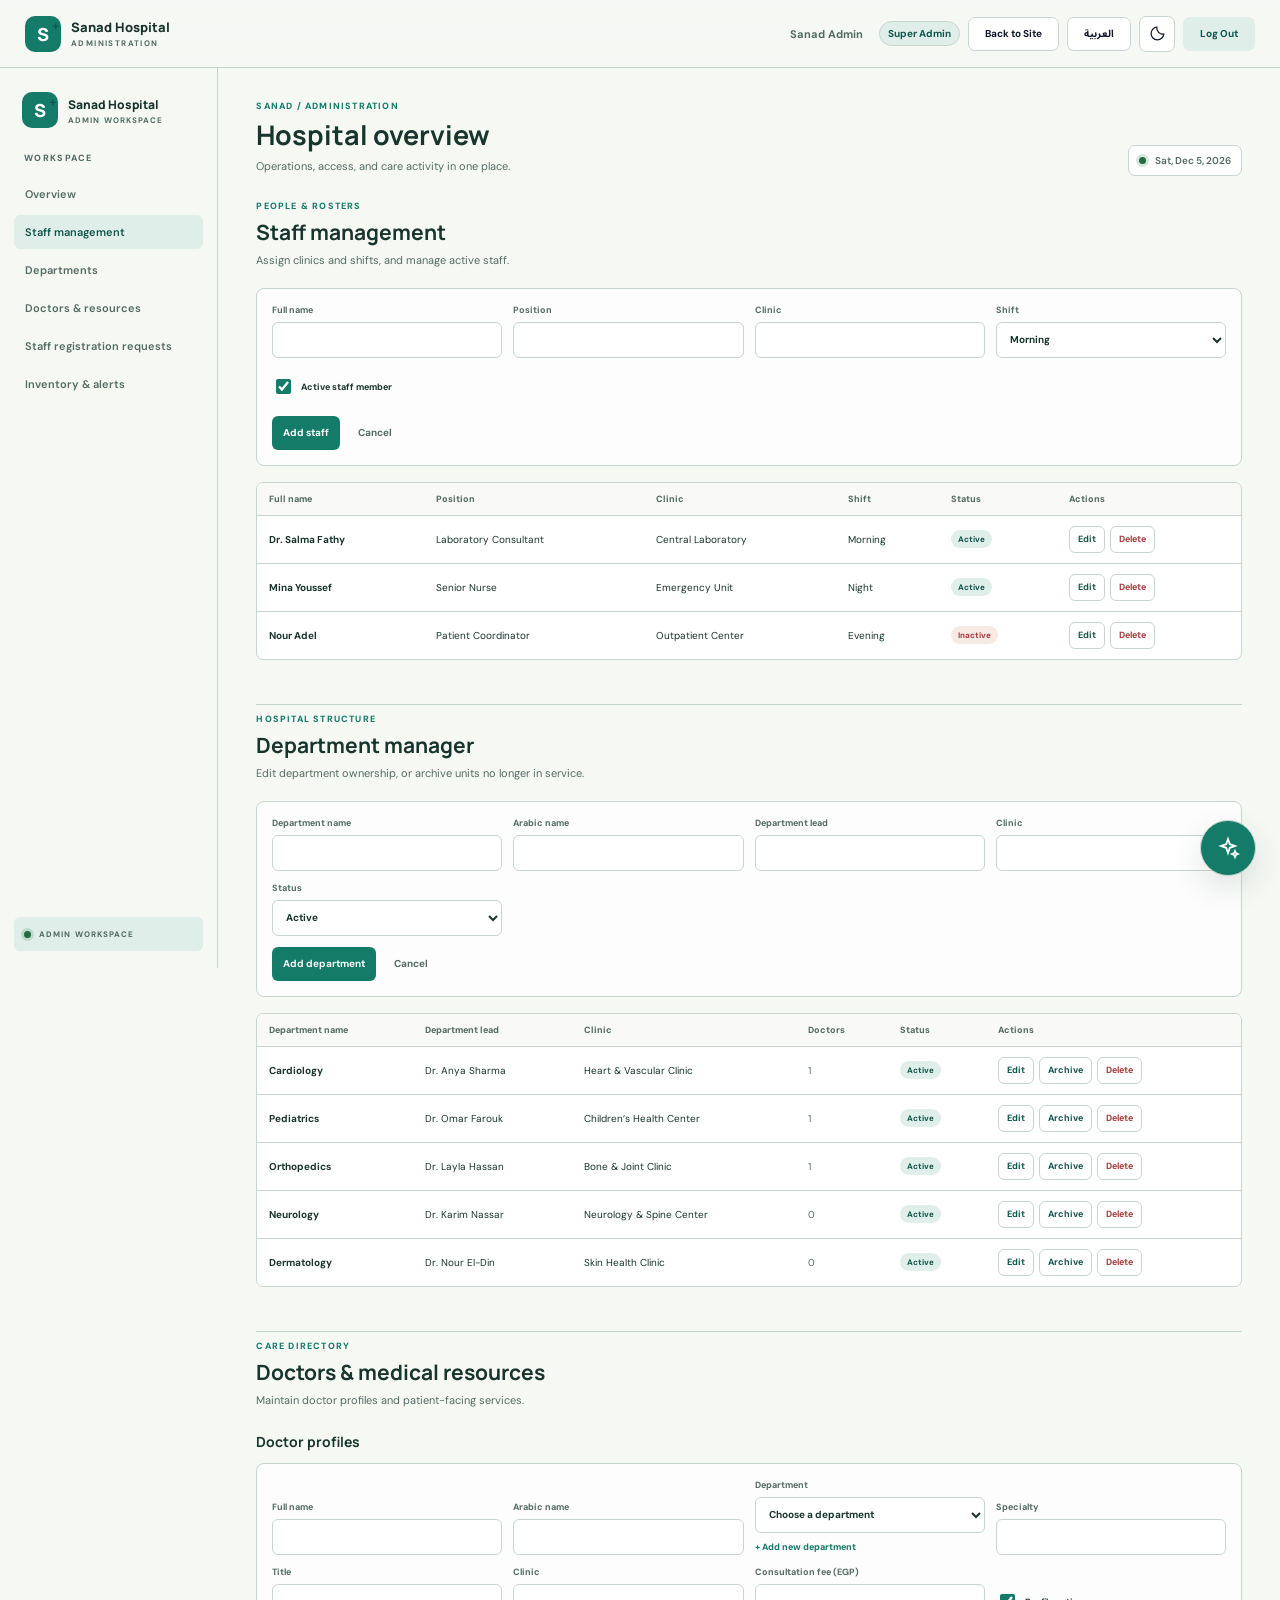
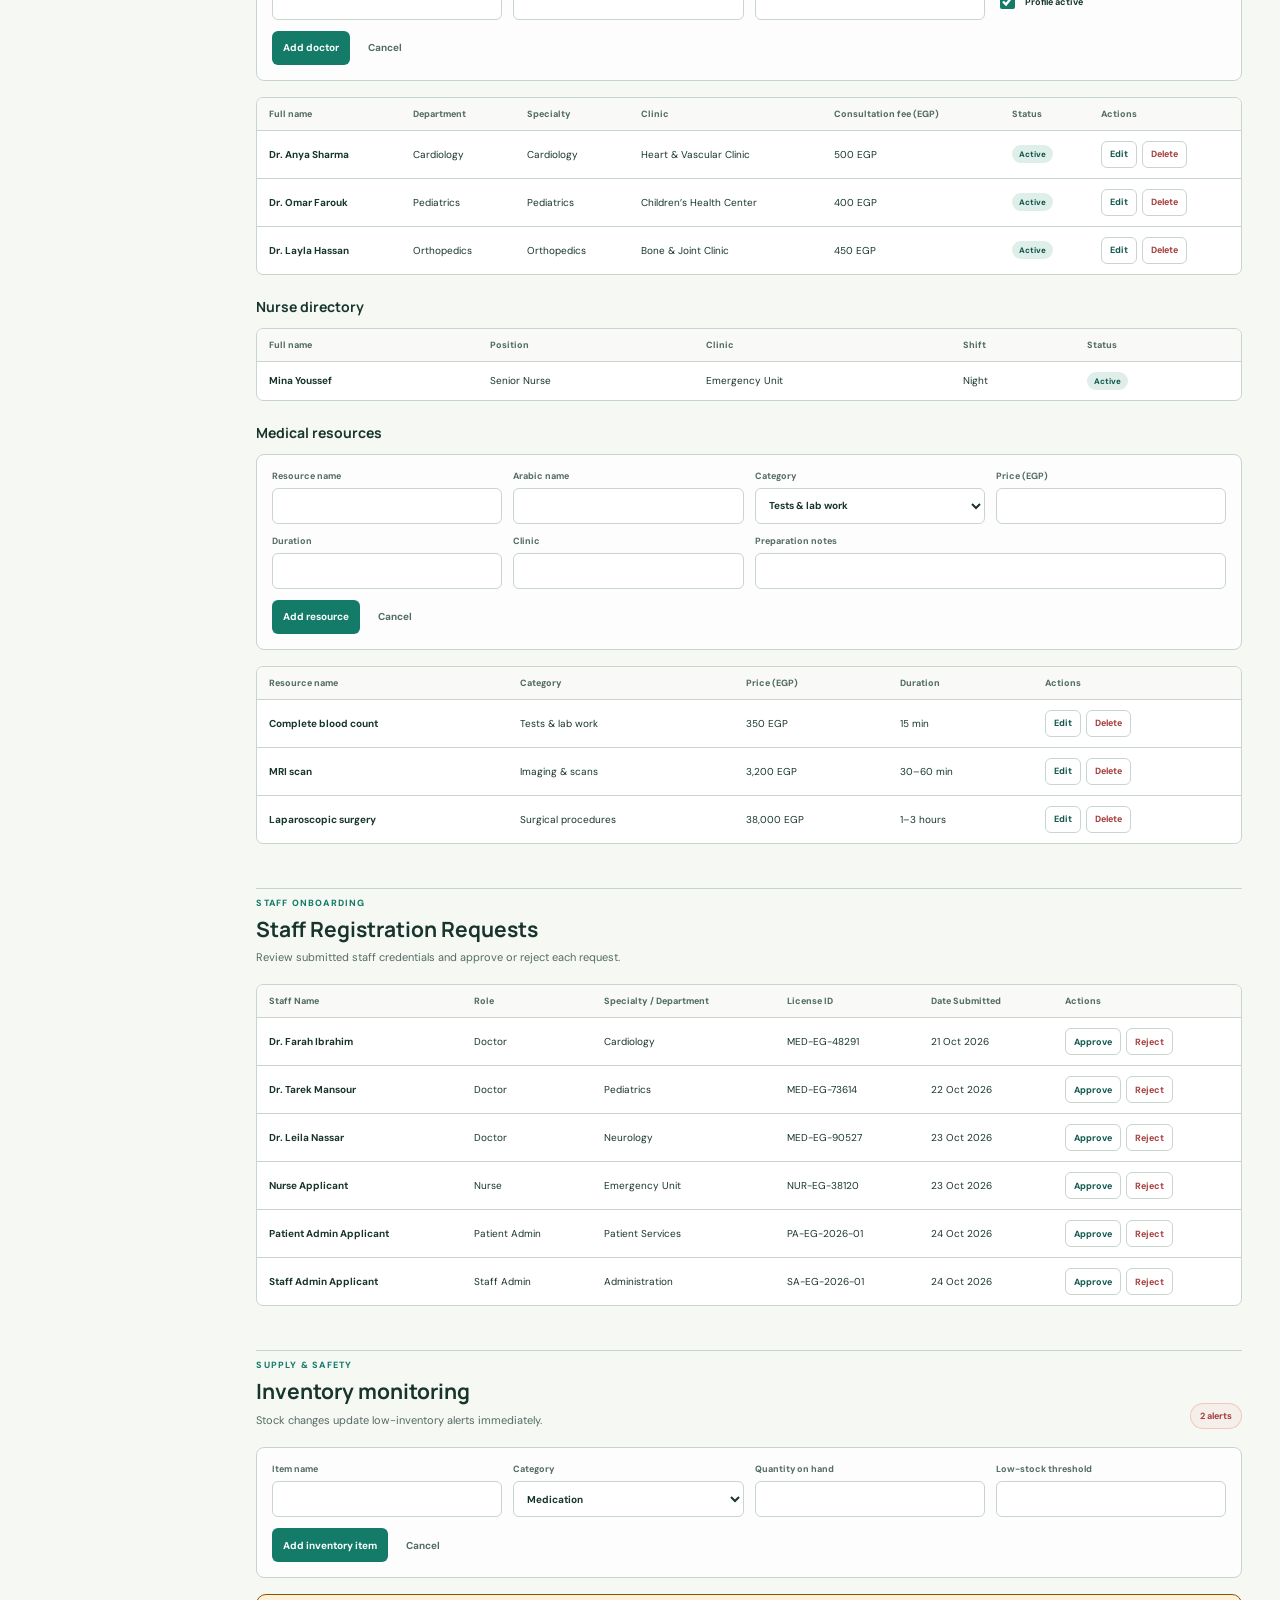
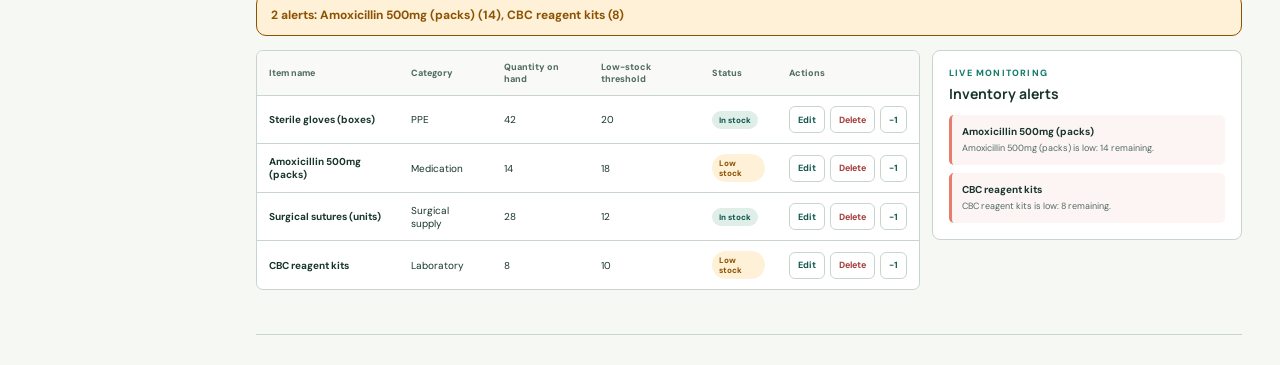
<file: admin-dashboard.html>
<!doctype html>
<html lang="en" dir="ltr">
<head>
  <script>(() => { const t = localStorage.getItem('sanad_theme') || 'light'; if(t === 'dark'){ document.documentElement.classList.add('dark'); document.documentElement.setAttribute('data-theme', 'dark'); } })();</script>
  <meta charset="utf-8">
  <meta name="viewport" content="width=device-width, initial-scale=1">
  <meta name="theme-color" content="#f6f8f4">
  <title>Admin Dashboard | Sanad Hospital</title>
  <link rel="preconnect" href="https://fonts.googleapis.com">
  <link rel="preconnect" href="https://fonts.gstatic.com" crossorigin>
  <link href="https://fonts.googleapis.com/css2?family=DM+Sans:wght@400;500;600;700&family=Manrope:wght@400;500;600;700;800&family=Noto+Sans+Arabic:wght@400;500;600;700;800&display=swap" rel="stylesheet">
  <link rel="stylesheet" href="theme.css">
  <link rel="stylesheet" href="admin.css">
  <link rel="stylesheet" href="chatbot.css">
  <script src="translations.js"></script>
  <script src="language.js"></script>
  <script src="mock-data.js" defer></script>
  <script src="admin.js" defer></script>
</head>
<body class="admin-body">
  <header class="admin-topbar">
    <a class="admin-brand" href="index.html" aria-label="Sanad Hospital home">
      <span class="admin-brand-mark" aria-hidden="true">S<span>+</span></span>
      <span id="brandText">Sanad Hospital<small>ADMINISTRATION</small></span>
    </a>
    <div class="admin-top-actions">
      <span class="admin-user" id="adminUser"></span>
      <span class="admin-role-title" id="adminRoleTitle"></span>
      <a class="control-button back-to-site" href="index.html">Back to Site</a>
      <button class="control-button" id="languageToggle" type="button">العربية</button>
      <button class="control-button icon-control" id="themeToggle" type="button" aria-label="Toggle theme" title="Toggle theme"><svg viewBox="0 0 24 24" fill="none" stroke="currentColor" stroke-width="1.8" aria-hidden="true"><path d="M20.9 13A9 9 0 0 1 11 3.1 9 9 0 1 0 20.9 13Z"/></svg></button>
      <button class="control-button logout-control" id="logoutButton" type="button">Log Out</button>
    </div>
  </header>
  <div class="admin-layout">
    <aside class="admin-sidebar">
      <a class="sidebar-brand" href="index.html" aria-label="Sanad Hospital home">
        <span class="admin-brand-mark" aria-hidden="true">S<span>+</span></span>
        <span>Sanad Hospital<small>ADMIN WORKSPACE</small></span>
      </a>
      <div class="sidebar-label" data-i18n="workspace">WORKSPACE</div>
      <nav id="adminNav" aria-label="Admin sections">
        <a href="#overview" class="active" data-section="overview" data-rbac="super" data-i18n="overview">Overview</a>
        <a href="#staff" data-section="staff" data-rbac="super staff" data-i18n="staff">Staff management</a>
        <a href="#departments" data-section="departments" data-rbac="super" data-i18n="departments">Departments</a>
        <a href="#directory" data-section="directory" data-rbac="super staff" data-i18n="directory">Doctors & resources</a>
        <a href="#doctor-requests" data-section="doctor-requests" data-rbac="super staff" data-request-i18n="navTitle">Staff registration requests</a>
        <a href="#inventory" data-section="inventory" data-rbac="super" data-i18n="inventory">Inventory & alerts</a>
        <a href="#patient-metrics" data-section="patient-metrics" data-rbac="patient" data-rbac-i18n="patientMetrics">Patient Metrics</a>
        <a href="#patient-records" data-section="patient-records" data-rbac="patient" data-rbac-i18n="patientRecords">Patient Records</a>
      </nav>
      <div class="sidebar-foot"><span class="live-indicator"></span><span data-i18n="localMode">ADMIN WORKSPACE</span></div>
    </aside>
    <main class="admin-main">
      <section class="admin-section page-intro" id="overview" data-rbac="super">
        <div><span class="section-kicker" data-i18n="overviewKicker">SANAD / ADMINISTRATION</span><h1 data-i18n="dashboardTitle">Hospital overview</h1><p data-i18n="dashboardIntro">Operations, access, and care activity in one place.</p></div>
        <div class="today-chip"><span class="live-indicator"></span><span id="todayLabel"></span></div>
      </section>
      <section class="admin-section management-section" id="staff" data-rbac="super staff">
        <div class="section-heading"><div><span class="section-kicker" data-i18n="peopleKicker">PEOPLE & ROSTERS</span><h2 data-i18n="staffTitle">Staff management</h2><p data-i18n="staffIntro">Assign clinics and shifts, and manage active staff.</p></div></div>
        <form class="editor-form" id="staffForm" data-form="staff"><input type="hidden" name="id"><label><span data-i18n="fullName">Full name</span><input name="name" required></label><label><span data-i18n="position">Position</span><input name="position" required></label><label><span data-i18n="clinic">Clinic</span><input name="clinic" required></label><label><span data-i18n="shift">Shift</span><select name="shift"><option value="Morning">Morning</option><option value="Evening">Evening</option><option value="Night">Night</option></select></label><label class="check-label"><input name="active" type="checkbox" checked><span data-i18n="activeStaff">Active staff member</span></label><div class="form-actions"><button class="primary-button" type="submit" data-i18n="saveStaff">Add staff</button><button class="text-button cancel-edit" type="button" data-form-reset="staff" data-i18n="cancel">Cancel</button></div></form>
        <div class="table-scroll"><table><thead><tr><th data-i18n="fullName">Full name</th><th data-i18n="position">Position</th><th data-i18n="clinic">Clinic</th><th data-i18n="shift">Shift</th><th data-i18n="status">Status</th><th data-i18n="actions">Actions</th></tr></thead><tbody id="staffRows">
          <tr data-id="staff-1" data-name="Dr. Salma Fathy" data-position="Laboratory Consultant" data-clinic="Central Laboratory" data-shift="Morning" data-active="true"><td>Dr. Salma Fathy</td><td>Laboratory Consultant</td><td>Central Laboratory</td><td>Morning</td><td>Active</td><td></td></tr>
          <tr data-id="staff-2" data-name="Mina Youssef" data-position="Senior Nurse" data-clinic="Emergency Unit" data-shift="Night" data-active="true"><td>Mina Youssef</td><td>Senior Nurse</td><td>Emergency Unit</td><td>Night</td><td>Active</td><td></td></tr>
          <tr data-id="staff-3" data-name="Nour Adel" data-position="Patient Coordinator" data-clinic="Outpatient Center" data-shift="Evening" data-active="false"><td>Nour Adel</td><td>Patient Coordinator</td><td>Outpatient Center</td><td>Evening</td><td>Inactive</td><td></td></tr>
        </tbody></table></div>
      </section>

      <section class="admin-section management-section" id="departments" data-rbac="super">
        <div class="section-heading"><div><span class="section-kicker" data-i18n="structureKicker">HOSPITAL STRUCTURE</span><h2 data-i18n="departmentsTitle">Department manager</h2><p data-i18n="departmentsIntro">Edit department ownership, or archive units no longer in service.</p></div></div>
        <form class="editor-form" id="departmentForm" data-form="department"><input type="hidden" name="id"><label><span data-i18n="departmentName">Department name</span><input name="name" required></label><label><span data-i18n="arabicName">Arabic name</span><input name="arName" dir="auto"></label><label><span data-i18n="lead">Department lead</span><input name="lead" required></label><label><span data-i18n="clinic">Primary clinic</span><input name="clinic" required></label><label><span data-i18n="status">Status</span><select name="status"><option value="active">Active</option><option value="archived">Archived</option></select></label><div class="form-actions"><button class="primary-button" type="submit" data-i18n="saveDepartment">Add department</button><button class="text-button cancel-edit" type="button" data-form-reset="department" data-i18n="cancel">Cancel</button></div></form>
        <div class="table-scroll"><table><thead><tr><th data-i18n="departmentName">Department name</th><th data-i18n="lead">Department lead</th><th data-i18n="clinic">Primary clinic</th><th data-i18n="doctorCount">Doctors</th><th data-i18n="status">Status</th><th data-i18n="actions">Actions</th></tr></thead><tbody id="departmentRows">
          <tr data-id="dept-1" data-name="Cardiology" data-ar-name="أمراض القلب" data-lead="Dr. Anya Sharma" data-clinic="Heart &amp; Vascular Clinic" data-status="active"><td>Cardiology</td><td>Dr. Anya Sharma</td><td>Heart &amp; Vascular Clinic</td><td>1</td><td>Active</td><td></td></tr>
          <tr data-id="dept-2" data-name="Pediatrics" data-ar-name="طب الأطفال" data-lead="Dr. Omar Farouk" data-clinic="Children’s Health Center" data-status="active"><td>Pediatrics</td><td>Dr. Omar Farouk</td><td>Children’s Health Center</td><td>1</td><td>Active</td><td></td></tr>
          <tr data-id="dept-3" data-name="Orthopedics" data-ar-name="جراحة العظام" data-lead="Dr. Layla Hassan" data-clinic="Bone &amp; Joint Clinic" data-status="active"><td>Orthopedics</td><td>Dr. Layla Hassan</td><td>Bone &amp; Joint Clinic</td><td>1</td><td>Active</td><td></td></tr>
          <tr data-id="dept-4" data-name="Neurology" data-ar-name="طب الأعصاب" data-lead="Dr. Karim Nassar" data-clinic="Neurology &amp; Spine Center" data-status="active"><td>Neurology</td><td>Dr. Karim Nassar</td><td>Neurology &amp; Spine Center</td><td>0</td><td>Active</td><td></td></tr>
          <tr data-id="dept-5" data-name="Dermatology" data-ar-name="الأمراض الجلدية" data-lead="Dr. Nour El-Din" data-clinic="Skin Health Clinic" data-status="active"><td>Dermatology</td><td>Dr. Nour El-Din</td><td>Skin Health Clinic</td><td>0</td><td>Active</td><td></td></tr>
        </tbody></table></div>
      </section>

      <section class="admin-section management-section" id="directory" data-rbac="super staff">
        <div class="section-heading"><div><span class="section-kicker" data-i18n="careKicker">CARE DIRECTORY</span><h2 data-i18n="directoryTitle">Doctors & medical resources</h2><p data-i18n="directoryIntro">Maintain doctor profiles and patient-facing services.</p></div></div>
        <div class="subsection"><h3 data-i18n="doctorProfiles">Doctor profiles</h3>
          <form class="editor-form" id="doctorForm" data-form="doctor"><input type="hidden" name="id"><label><span data-i18n="fullName">Full name</span><input name="name" required></label><label><span data-i18n="arabicName">Arabic name</span><input name="arName" dir="auto"></label><label><span data-i18n="department">Department</span><div class="department-select-row"><select name="departmentId" id="doctorDepartment" required></select><button class="quick-add-button" id="quickAddDepartment" type="button" data-i18n="quickAddDepartment">+ Add new department</button></div></label><label><span data-i18n="specialty">Specialty</span><input name="specialty" required></label><label><span data-i18n="title">Title</span><input name="title" required></label><label><span data-i18n="clinic">Clinic</span><input name="clinic" required></label><label><span data-i18n="fee">Consultation fee (EGP)</span><input name="fee" type="number" min="0" required></label><label class="check-label"><input name="active" type="checkbox" checked><span data-i18n="activeProfile">Profile active</span></label><div class="form-actions"><button class="primary-button" type="submit" data-i18n="saveDoctor">Add doctor</button><button class="text-button cancel-edit" type="button" data-form-reset="doctor" data-i18n="cancel">Cancel</button></div></form>
          <div class="table-scroll"><table><thead><tr><th data-i18n="fullName">Full name</th><th data-i18n="department">Department</th><th data-i18n="specialty">Specialty</th><th data-i18n="clinic">Clinic</th><th data-i18n="fee">Fee</th><th data-i18n="status">Status</th><th data-i18n="actions">Actions</th></tr></thead><tbody id="doctorRows">
            <tr data-id="doctor-1" data-name="Dr. Anya Sharma" data-ar-name="د. أنيا شارما" data-department-id="dept-1" data-department-name="Cardiology" data-specialty="Cardiology" data-title="Chief Cardiologist" data-clinic="Heart &amp; Vascular Clinic" data-fee="500" data-active="true"><td>Dr. Anya Sharma</td><td>Cardiology</td><td>Cardiology</td><td>Heart &amp; Vascular Clinic</td><td>500 EGP</td><td>Active</td><td></td></tr>
            <tr data-id="doctor-2" data-name="Dr. Omar Farouk" data-ar-name="د. عمر فاروق" data-department-id="dept-2" data-department-name="Pediatrics" data-specialty="Pediatrics" data-title="Senior Pediatrician" data-clinic="Children’s Health Center" data-fee="400" data-active="true"><td>Dr. Omar Farouk</td><td>Pediatrics</td><td>Pediatrics</td><td>Children’s Health Center</td><td>400 EGP</td><td>Active</td><td></td></tr>
            <tr data-id="doctor-3" data-name="Dr. Layla Hassan" data-ar-name="د. ليلى حسن" data-department-id="dept-3" data-department-name="Orthopedics" data-specialty="Orthopedics" data-title="Orthopedic Surgeon" data-clinic="Bone &amp; Joint Clinic" data-fee="450" data-active="true"><td>Dr. Layla Hassan</td><td>Orthopedics</td><td>Orthopedics</td><td>Bone &amp; Joint Clinic</td><td>450 EGP</td><td>Active</td><td></td></tr>
          </tbody></table></div>
        </div>
        <div class="subsection nurse-directory" data-rbac="super staff"><h3 data-rbac-i18n="nurseDirectory">Nurse directory</h3>
          <div class="table-scroll"><table><thead><tr><th data-i18n="fullName">Full name</th><th data-i18n="position">Position</th><th data-i18n="clinic">Clinic</th><th data-i18n="shift">Shift</th><th data-i18n="status">Status</th></tr></thead><tbody id="nurseRows"></tbody></table></div>
        </div>
        <div class="subsection" data-rbac="super"><h3 data-i18n="medicalResources">Medical resources</h3>
          <form class="editor-form" id="resourceForm" data-form="resource"><input type="hidden" name="id"><label><span data-i18n="resourceName">Resource name</span><input name="name" required></label><label><span data-i18n="resourceArabic">Arabic name</span><input name="arName" dir="auto"></label><label><span data-i18n="category">Category</span><select name="category"><option value="tests">Tests & lab work</option><option value="scans">Imaging & scans</option><option value="surgery">Surgical procedures</option></select></label><label><span data-i18n="price">Price (EGP)</span><input name="price" type="number" min="0" required></label><label><span data-i18n="duration">Duration</span><input name="duration" required></label><label><span data-i18n="clinic">Connected clinic</span><input name="clinic" required></label><label class="wide-field"><span data-i18n="preparation">Preparation notes</span><input name="preparation" required></label><div class="form-actions"><button class="primary-button" type="submit" data-i18n="saveResource">Add resource</button><button class="text-button cancel-edit" type="button" data-form-reset="resource" data-i18n="cancel">Cancel</button></div></form>
          <div class="table-scroll"><table><thead><tr><th data-i18n="resourceName">Resource name</th><th data-i18n="category">Category</th><th data-i18n="price">Price</th><th data-i18n="duration">Duration</th><th data-i18n="actions">Actions</th></tr></thead><tbody id="resourceRows">
            <tr data-id="resource-1" data-name="Complete blood count" data-ar-name="صورة دم كاملة" data-category="tests" data-price="350" data-duration="15 min" data-clinic="Central Laboratory" data-preparation="No fasting required."><td>Complete blood count</td><td>Tests &amp; lab work</td><td>350 EGP</td><td>15 min</td><td></td></tr>
            <tr data-id="resource-2" data-name="MRI scan" data-ar-name="تصوير بالرنين المغناطيسي" data-category="scans" data-price="3200" data-duration="30–60 min" data-clinic="Advanced Imaging" data-preparation="Remove metal items; fasting may apply."><td>MRI scan</td><td>Imaging &amp; scans</td><td>3,200 EGP</td><td>30–60 min</td><td></td></tr>
            <tr data-id="resource-3" data-name="Laparoscopic surgery" data-ar-name="جراحة المناظير" data-category="surgery" data-price="38000" data-duration="1–3 hours" data-clinic="Surgical Center" data-preparation="Pre-operative assessment required."><td>Laparoscopic surgery</td><td>Surgical procedures</td><td>38,000 EGP</td><td>1–3 hours</td><td></td></tr>
          </tbody></table></div>
        </div>
      </section>

      <section class="admin-section management-section" id="doctor-requests" data-rbac="super staff">
        <div class="section-heading"><div><span class="section-kicker" data-request-i18n="sectionKicker">STAFF ONBOARDING</span><h2 data-request-i18n="sectionTitle">Staff Registration Requests</h2><p data-request-i18n="sectionIntro">Review submitted staff credentials and approve or reject each request.</p></div></div>
        <div class="table-scroll"><table><thead><tr><th data-request-i18n="staffName">Staff Name</th><th data-request-i18n="role">Role</th><th data-request-i18n="specialty">Specialty / Department</th><th data-request-i18n="licenseId">License ID</th><th data-request-i18n="dateSubmitted">Date Submitted</th><th data-request-i18n="actions">Actions</th></tr></thead><tbody id="staffRequestRows">
          <tr data-id="request-1" data-name="Dr. Farah Ibrahim" data-role="doctor" data-specialty="Cardiology" data-license="MED-EG-48291" data-submitted="2026-10-21" data-status="pending"><td>Dr. Farah Ibrahim</td><td>Doctor</td><td>Cardiology</td><td>MED-EG-48291</td><td>21 Oct 2026</td><td></td></tr>
          <tr data-id="request-2" data-name="Dr. Tarek Mansour" data-role="doctor" data-specialty="Pediatrics" data-license="MED-EG-73614" data-submitted="2026-10-22" data-status="pending"><td>Dr. Tarek Mansour</td><td>Doctor</td><td>Pediatrics</td><td>MED-EG-73614</td><td>22 Oct 2026</td><td></td></tr>
          <tr data-id="request-3" data-name="Dr. Leila Nassar" data-role="doctor" data-specialty="Neurology" data-license="MED-EG-90527" data-submitted="2026-10-23" data-status="pending"><td>Dr. Leila Nassar</td><td>Doctor</td><td>Neurology</td><td>MED-EG-90527</td><td>23 Oct 2026</td><td></td></tr>
          <tr data-id="request-4" data-name="Nurse Applicant" data-role="nurse" data-specialty="Emergency Unit" data-license="NUR-EG-38120" data-submitted="2026-10-23" data-status="pending"><td>Nurse Applicant</td><td>Nurse</td><td>Emergency Unit</td><td>NUR-EG-38120</td><td>23 Oct 2026</td><td></td></tr>
        </tbody></table></div>
      </section>

      <section class="admin-section management-section" id="inventory" data-rbac="super">
        <div class="section-heading"><div><span class="section-kicker" data-i18n="supplyKicker">SUPPLY & SAFETY</span><h2 data-i18n="inventoryTitle">Inventory monitoring</h2><p data-i18n="inventoryIntro">Stock changes update low-inventory alerts immediately.</p></div><span class="alert-count" id="inventoryAlertPill">0 alerts</span></div>
        <form class="editor-form" id="inventoryForm" data-form="inventory"><input type="hidden" name="id"><label><span data-i18n="itemName">Item name</span><input name="name" required></label><label><span data-i18n="category">Category</span><select name="category"><option value="Medication">Medication</option><option value="Surgical supply">Surgical supply</option><option value="PPE">PPE</option><option value="Laboratory">Laboratory</option></select></label><label><span data-i18n="quantity">Quantity on hand</span><input name="quantity" type="number" min="0" required></label><label><span data-i18n="threshold">Low-stock threshold</span><input name="threshold" type="number" min="0" required></label><div class="form-actions"><button class="primary-button" type="submit" data-i18n="saveInventory">Add inventory item</button><button class="text-button cancel-edit" type="button" data-form-reset="inventory" data-i18n="cancel">Cancel</button></div></form>
        <div id="inventoryAlertBanner" class="inventory-alert-banner" role="status" aria-live="polite" hidden></div>
        <div class="inventory-grid"><div class="table-scroll"><table><thead><tr><th data-i18n="itemName">Item name</th><th data-i18n="category">Category</th><th data-i18n="quantity">On hand</th><th data-i18n="threshold">Alert at</th><th data-i18n="status">Status</th><th data-i18n="actions">Actions</th></tr></thead><tbody id="inventoryRows">
          <tr data-id="stock-1" data-name="Sterile gloves (boxes)" data-category="PPE" data-quantity="42" data-threshold="20"><td>Sterile gloves (boxes)</td><td>PPE</td><td>42</td><td>20</td><td>In stock</td><td></td></tr>
          <tr data-id="stock-2" data-name="Amoxicillin 500mg (packs)" data-category="Medication" data-quantity="14" data-threshold="18"><td>Amoxicillin 500mg (packs)</td><td>Medication</td><td>14</td><td>18</td><td>Low stock</td><td></td></tr>
          <tr data-id="stock-3" data-name="Surgical sutures (units)" data-category="Surgical supply" data-quantity="28" data-threshold="12"><td>Surgical sutures (units)</td><td>Surgical supply</td><td>28</td><td>12</td><td>In stock</td><td></td></tr>
          <tr data-id="stock-4" data-name="CBC reagent kits" data-category="Laboratory" data-quantity="8" data-threshold="10"><td>CBC reagent kits</td><td>Laboratory</td><td>8</td><td>10</td><td>Low stock</td><td></td></tr>
        </tbody></table></div><aside class="alerts-panel"><div class="panel-heading"><div><span class="section-kicker" data-i18n="liveAlerts">LIVE MONITORING</span><h3 data-i18n="alertsTitle">Inventory alerts</h3></div></div><div id="alertsList" class="alerts-list"></div></aside></div>
      </section>
      <section class="admin-section management-section" id="patient-metrics" data-rbac="patient">
        <div class="section-heading"><div><span class="section-kicker" data-rbac-i18n="patientMetrics">Patient Metrics</span><h2 data-rbac-i18n="patientMetrics">Patient Metrics</h2><p data-rbac-i18n="patientMetricsIntro">Patient-related activity summary.</p></div></div>
        <div class="patient-metric-grid"><article class="patient-metric"><span data-rbac-i18n="totalPatients">Patient records</span><strong id="patientRecordCount">0</strong></article></div>
      </section>
      <section class="admin-section management-section" id="patient-records" data-rbac="patient">
        <div class="section-heading"><div><span class="section-kicker" data-rbac-i18n="patientRecords">Patient Records</span><h2 data-rbac-i18n="patientRecords">Patient Records</h2><p data-rbac-i18n="patientRecordsIntro">Patient records available to this role.</p></div></div>
        <div class="table-scroll"><table><thead><tr><th>Patient</th><th>Age</th><th>Blood type</th><th>Allergies</th><th>Conditions</th><th>Medications</th><th>Last visit</th></tr></thead><tbody id="patientRecordsRows"></tbody></table></div>
        <div class="subsection"><h3>Upcoming visits</h3><div class="table-scroll"><table><thead><tr><th>Patient</th><th>Date</th><th>Time</th><th>Assigned doctor</th><th>Reason</th></tr></thead><tbody id="patientVisitsRows"></tbody></table></div></div>
        <div class="subsection"><h3>Assigned doctors</h3><div class="table-scroll"><table><thead><tr><th>Doctor</th><th>Specialty</th><th>Assigned patients</th><th>Next visit</th></tr></thead><tbody id="assignedDoctorsRows"></tbody></table></div></div>
        <div class="subsection"><h3>Admission logs</h3><div class="table-scroll"><table><thead><tr><th>Patient</th><th>Admitted</th><th>Discharged</th><th>Department</th><th>Outcome</th></tr></thead><tbody id="admissionLogsRows"></tbody></table></div></div>
      </section>
    </main>
  </div>
  <dialog id="departmentCreateDialog" class="report-dialog quick-department-dialog"><form id="quickDepartmentForm"><button class="dialog-close" id="closeDepartmentDialog" type="button" aria-label="Close">×</button><span class="section-kicker" data-i18n="quickDepartmentKicker">NEW DEPARTMENT</span><h2 data-i18n="quickDepartmentTitle">Add a department</h2><label><span data-i18n="departmentName">Department name</span><input name="name" data-i18n-placeholder="departmentNamePlaceholder" required maxlength="60"></label><label><span data-i18n="arabicName">Arabic name</span><input name="arName" dir="auto" data-i18n-placeholder="arabicNamePlaceholder" maxlength="60"></label><div class="quick-dialog-actions"><button class="primary-button" type="submit" data-i18n="saveDepartment">Add department</button><button class="text-button" id="cancelDepartmentDialog" type="button" data-i18n="cancel">Cancel</button></div></form></dialog>
  <div class="toast" id="adminToast" role="status"></div>
  <script src="site-ui.js"></script>
</body>
</html>
</file>
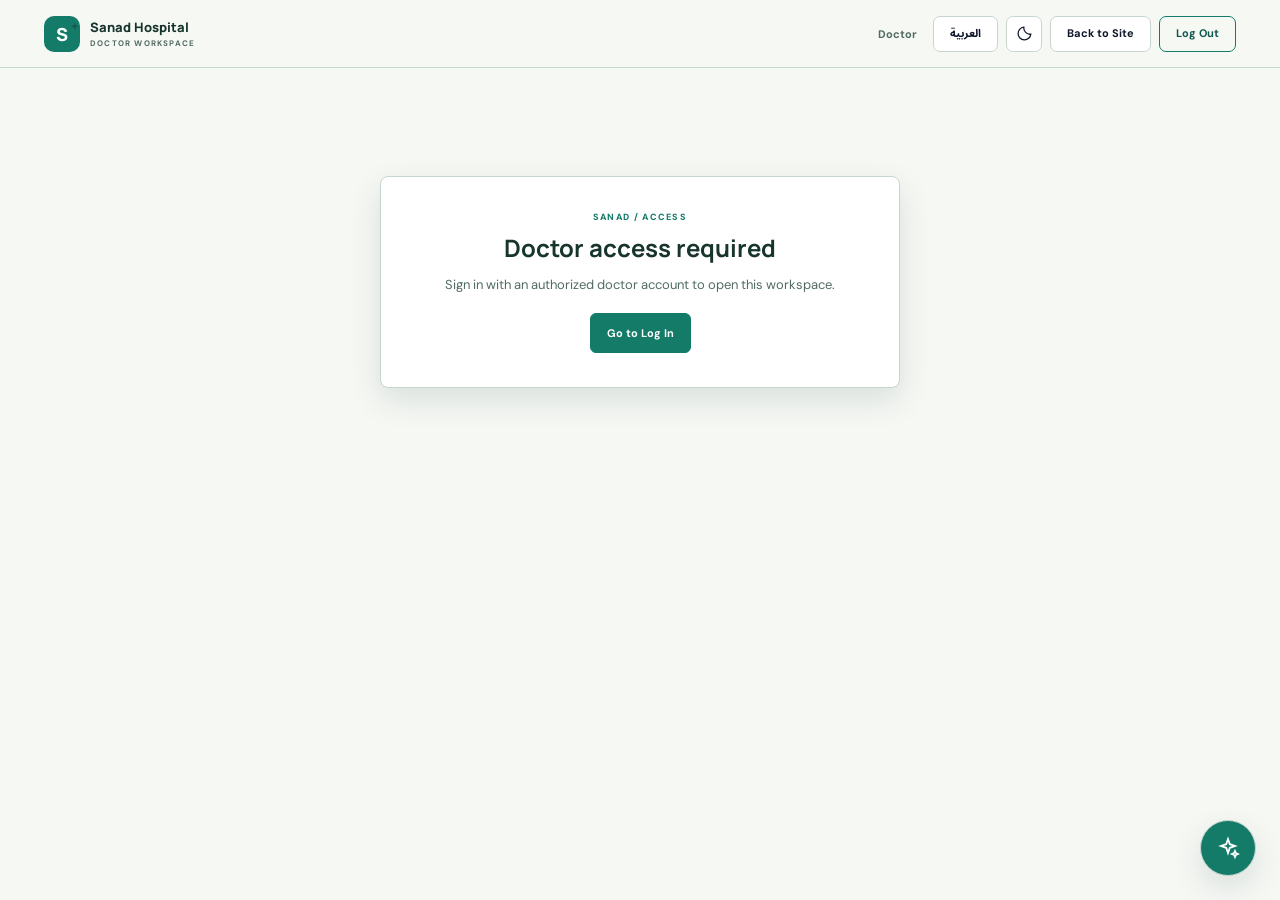
<file: doctor-dashboard.html>
<!doctype html>
<html lang="en" dir="ltr">
<head>
  <script>(() => { const t = localStorage.getItem('sanad_theme') || 'light'; if(t === 'dark'){ document.documentElement.classList.add('dark'); document.documentElement.setAttribute('data-theme', 'dark'); } })();</script>
  <meta charset="utf-8">
  <meta name="viewport" content="width=device-width, initial-scale=1">
  <meta name="theme-color" content="#f6f8f4">
  <title>Doctor Dashboard | Sanad Hospital</title>
  <link rel="preconnect" href="https://fonts.googleapis.com">
  <link rel="preconnect" href="https://fonts.gstatic.com" crossorigin>
  <link href="https://fonts.googleapis.com/css2?family=DM+Sans:wght@400;500;600;700&family=Manrope:wght@500;600;700;800&family=Noto+Sans+Arabic:wght@400;500;600;700;800&display=swap" rel="stylesheet">
  <link rel="stylesheet" href="theme.css">
  <link rel="stylesheet" href="doctor.css">
  <link rel="stylesheet" href="chatbot.css">
  <script src="translations.js"></script>
  <script src="language.js"></script>
  <script src="appointment-state.js"></script>
  <script src="doctor.js" defer></script>
</head>
<body class="doctor-body">
  <header class="doctor-topbar">
    <a class="doctor-brand" id="homeBrandLink" href="index.html" aria-label="Sanad Hospital home">
      <span class="brand-mark" aria-hidden="true">S<span>+</span></span>
      <span>Sanad Hospital<small>DOCTOR WORKSPACE</small></span>
    </a>
    <div class="doctor-actions">
      <span class="doctor-user" id="doctorGreeting">Doctor</span>
      <button class="control-button" id="languageToggle" type="button" aria-label="Change language">العربية</button>
      <button class="control-button theme-control" id="themeToggle" type="button" aria-label="Toggle theme" title="Toggle theme"><svg viewBox="0 0 24 24" fill="none" stroke="currentColor" stroke-width="1.8" aria-hidden="true"><path d="M20.9 13A9 9 0 0 1 11 3.1 9 9 0 1 0 20.9 13Z"/></svg></button>
      <a class="control-button home-control back-to-site" id="homeLink" href="index.html">Back to Site</a>
      <button class="control-button logout-control" id="logoutButton" type="button">Log Out</button>
    </div>
  </header>

  <div class="doctor-layout" id="doctorLayout" hidden>
    <aside class="doctor-sidebar">
      <a class="doctor-sidebar-brand" href="index.html" aria-label="Sanad Hospital home">
        <span class="brand-mark" aria-hidden="true">S<span>+</span></span>
        <span>Sanad Hospital<small data-i18n="doctorWorkspace">DOCTOR WORKSPACE</small></span>
      </a>
      <div class="doctor-sidebar-label" data-i18n="navCategory">CLINICAL CARE</div>
      <nav id="doctorNav" aria-label="Doctor sections">
        <a href="#appointments" class="active" data-section="appointments" data-i18n="navAppointments">Today's Appointments</a>
        <a href="#patient-records" data-section="patient-records" data-i18n="navPatientRecords">Patient Records</a>
        <a href="#prescription" data-section="prescription" data-i18n="navPrescription">Write Prescription</a>
      </nav>
      <div class="doctor-sidebar-foot"><span class="live-indicator"></span><span data-i18n="doctorWorkspace">DOCTOR WORKSPACE</span></div>
    </aside>
    <main class="doctor-main" id="doctorApp" hidden>
    <section class="page-heading">
      <div>
        <span class="section-kicker" data-i18n="workspace">SANAD / CLINICAL WORKSPACE</span>
        <h1 data-i18n="dashboardTitle">Doctor Dashboard</h1>
        <p data-i18n="dashboardIntro">Today's schedule, patient records, and care notes.</p>
      </div>
      <time class="today-chip" id="todayLabel"></time>
    </section>

    <section class="patient-search-panel" aria-labelledby="patientSearchTitle">
      <label class="search-label" id="patientSearchTitle" for="patientSearch" data-i18n="searchPatient">Find a patient</label>
      <div class="search-row">
        <input id="patientSearch" type="search" autocomplete="off" placeholder="Search by patient ID or name" aria-describedby="searchHint">
        <button class="primary-button" id="searchPatientButton" type="button" data-i18n="search">Search</button>
      </div>
      <small id="searchHint" data-i18n="searchHint">Enter a patient name or ID to view their chart.</small>
      <div id="patientSearchResults" class="patient-results" role="listbox" hidden></div>
    </section>

    <div class="clinical-grid">
      <section class="panel appointments-panel" id="appointments" aria-labelledby="appointmentsTitle">
        <div class="panel-heading">
          <div><span class="section-kicker" data-i18n="today">TODAY</span><h2 id="appointmentsTitle" data-i18n="appointments">Today's appointments</h2></div>
          <span class="count-pill" id="appointmentCount">0</span>
        </div>
        <div class="table-scroll">
          <table>
            <thead><tr><th data-i18n="time">Time</th><th data-i18n="patient">Patient</th><th data-i18n="patientId">Patient ID</th><th data-i18n="visitType">Visit type</th><th data-i18n="status">Status</th></tr></thead>
            <tbody id="appointmentRows">
              <tr class="appointment-row selected" data-patient-id="P-10482" data-time="08:30" data-type="consultation" data-status="completed">
                <td>08:30</td><td>Mariam Hassan</td><td>P-10482</td><td data-i18n="consultation">Consultation</td>
                <td><span class="appointment-status-badge" data-i18n="completed">Completed</span></td>
              </tr>
              <tr class="appointment-row" data-patient-id="P-10483" data-time="09:15" data-type="followUp" data-status="completed">
                <td>09:15</td><td>Omar Nabil</td><td>P-10483</td><td data-i18n="followUp">Follow-up</td>
                <td><span class="appointment-status-badge" data-i18n="completed">Completed</span></td>
              </tr>
              <tr class="appointment-row" data-patient-id="P-10484" data-time="10:00" data-type="labReview" data-status="postponed">
                <td>10:00</td><td>Salma Mahmoud</td><td>P-10484</td><td data-i18n="labReview">Lab review</td>
                <td><span class="appointment-status-badge" data-i18n="postponed">Postponed</span></td>
              </tr>
              <tr class="appointment-row" data-patient-id="P-10485" data-time="11:30" data-type="consultation" data-status="completed">
                <td>11:30</td><td>Youssef Amin</td><td>P-10485</td><td data-i18n="consultation">Consultation</td>
                <td><span class="appointment-status-badge" data-i18n="completed">Completed</span></td>
              </tr>
              <tr class="appointment-row" data-patient-id="P-10486" data-time="13:00" data-type="followUp" data-status="completed">
                <td>13:00</td><td>Nour Adel</td><td>P-10486</td><td data-i18n="followUp">Follow-up</td>
                <td><span class="appointment-status-badge" data-i18n="completed">Completed</span></td>
              </tr>
            </tbody>
          </table>
        </div>
      </section>

      <section class="panel patient-panel" id="patient-records" aria-labelledby="patientTitle">
        <div class="panel-heading">
          <div><span class="section-kicker" data-i18n="patientFile">PATIENT FILE</span><h2 id="patientTitle" data-i18n="patientProfile">Patient profile</h2></div>
        </div>
        <div id="patientProfile" class="patient-profile" aria-live="polite"></div>
      </section>

      <section class="panel prescription-panel" id="prescription" aria-labelledby="prescriptionTitle">
        <div class="panel-heading">
          <div><span class="section-kicker" data-i18n="clinicalNote">CARE PLAN</span><h2 id="prescriptionTitle" data-i18n="writePrescription">Write prescription</h2></div>
          <span class="active-patient" id="activePatientLabel"></span>
        </div>
        <form id="prescriptionForm" class="prescription-form">
          <label><span data-i18n="medication">Medication name</span><input name="medication" required maxlength="100" placeholder="e.g. Amoxicillin"></label>
          <label><span data-i18n="dosage">Dosage</span><input name="dosage" required maxlength="60" placeholder="e.g. 500 mg"></label>
          <label><span data-i18n="frequency">Frequency</span><input name="frequency" required maxlength="80" placeholder="e.g. Twice daily"></label>
          <label><span data-i18n="duration">Duration</span><input name="duration" required maxlength="60" placeholder="e.g. 7 days"></label>
          <label class="notes-field"><span data-i18n="instructions">Instructions / notes</span><textarea name="instructions" rows="3" maxlength="500" placeholder="Diet, follow-up, or patient advice"></textarea></label>
          <div class="prescription-actions"><button class="primary-button" type="submit" data-i18n="savePrescription">Save & issue prescription</button></div>
        </form>
        <div class="prescription-history">
          <h3 data-i18n="recentPrescriptions">Recent prescriptions</h3>
          <div id="prescriptionList" class="prescription-list"></div>
        </div>
      </section>
    </div>
    </main>
  </div>

  <div id="patientRecords" hidden>
    <article class="patient-record" data-id="P-10482" data-name="Mariam Hassan" data-age="34" data-gender="Female" data-blood-type="A+" data-diagnosis="Migraine; seasonal asthma" data-allergies="Penicillin" data-notes="Headache frequency improved. Review sleep routine and hydration."><div class="patient-prescriptions"></div></article>
    <article class="patient-record" data-id="P-10483" data-name="Omar Nabil" data-age="52" data-gender="Male" data-blood-type="O+" data-diagnosis="Hypertension; elevated LDL" data-allergies="None reported" data-notes="Blood pressure stable on current plan. Bring home readings to next visit."><div class="patient-prescriptions"></div></article>
    <article class="patient-record" data-id="P-10484" data-name="Salma Mahmoud" data-age="19" data-gender="Female" data-blood-type="B+" data-diagnosis="Iron-deficiency anemia" data-allergies="Latex" data-notes="Reports improved energy. Repeat CBC and ferritin in four weeks."><div class="patient-prescriptions"></div></article>
    <article class="patient-record" data-id="P-10485" data-name="Youssef Amin" data-age="8" data-gender="Male" data-blood-type="AB+" data-diagnosis="Allergic rhinitis" data-allergies="Dust mites" data-notes="Symptoms controlled. Continue avoidance plan during school term."><div class="patient-prescriptions"></div></article>
    <article class="patient-record" data-id="P-10486" data-name="Nour Adel" data-age="67" data-gender="Female" data-blood-type="O-" data-diagnosis="Osteoarthritis; type 2 diabetes" data-allergies="Sulfa drugs" data-notes="Discussed low-impact exercise and routine glucose monitoring."><div class="patient-prescriptions"></div></article>
  </div>
  <main class="access-denied" id="accessDenied" hidden>
    <span class="section-kicker">SANAD / ACCESS</span>
    <h1 data-i18n="unauthorizedTitle">Doctor access required</h1>
    <p data-i18n="unauthorizedText">Sign in with an authorized doctor account to open this workspace.</p>
    <a class="primary-button" href="login.html" data-i18n="goLogin">Go to Log In</a>
  </main>
  <div class="toast" id="doctorToast" role="status" aria-live="polite"></div>
  <script src="site-ui.js"></script>
</body>
</html>
</file>
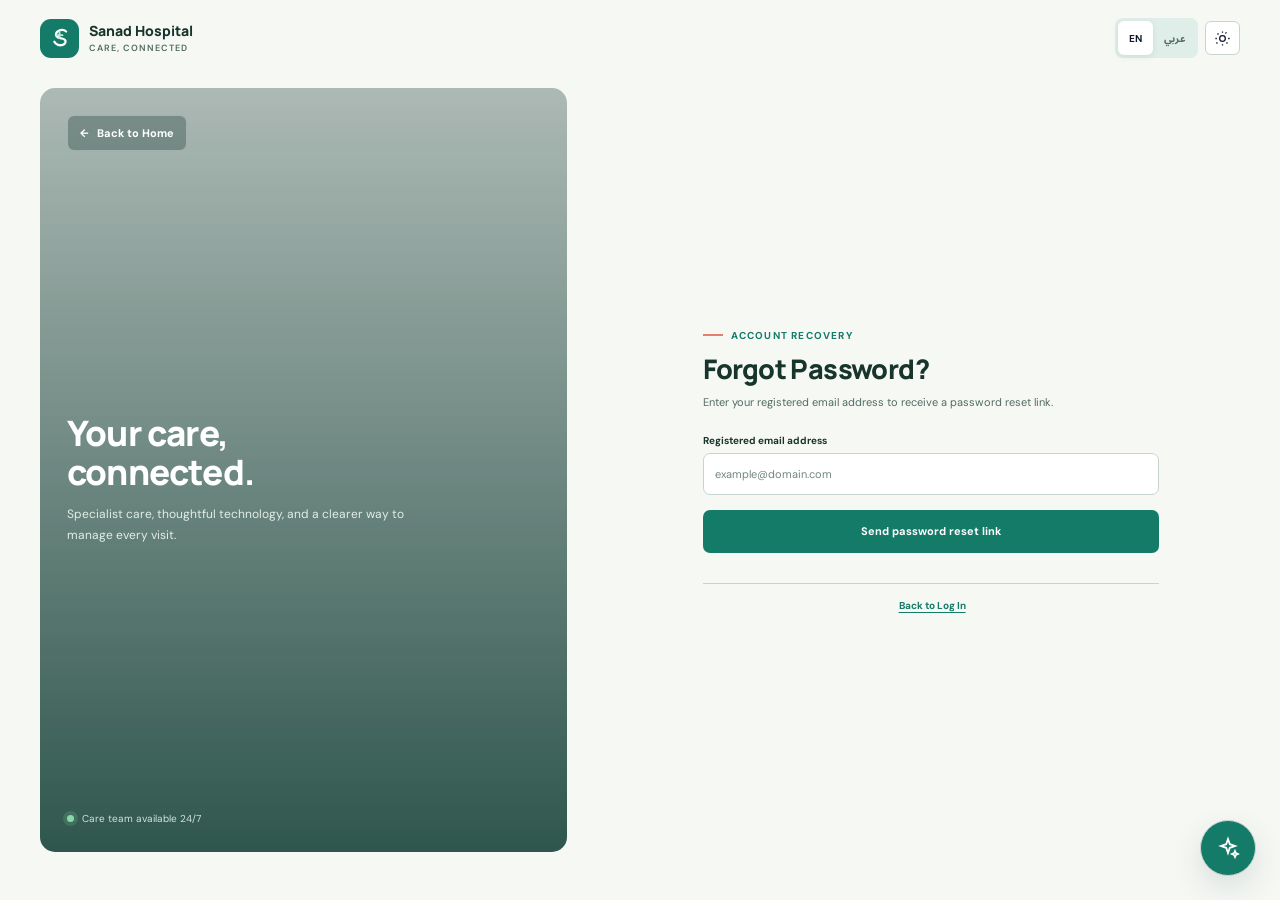
<file: forgot-password.html>
<!doctype html>
<html lang="en" dir="ltr">
<head>
  <script>(() => { const t = localStorage.getItem('sanad_theme') || 'light'; if(t === 'dark'){ document.documentElement.classList.add('dark'); document.documentElement.setAttribute('data-theme', 'dark'); } })();</script>
  <meta charset="utf-8">
  <meta name="viewport" content="width=device-width, initial-scale=1">
  <meta name="theme-color" content="#f6f8f4">
  <title>Forgot Password | Sanad Hospital</title>
  <link rel="preconnect" href="https://fonts.googleapis.com">
  <link rel="preconnect" href="https://fonts.gstatic.com" crossorigin>
  <link href="https://fonts.googleapis.com/css2?family=DM+Sans:wght@400;500;600;700&family=Manrope:wght@400;500;600;700;800&family=Noto+Sans+Arabic:wght@400;500;600;700;800&display=swap" rel="stylesheet">
  <link rel="stylesheet" href="theme.css">
  <link rel="stylesheet" href="auth.css">
  <link rel="stylesheet" href="chatbot.css">
  <script src="translations.js"></script>
  <script src="language.js"></script>
  <script src="auth.js" defer></script>
</head>
<body data-auth-page="forgot-password"><div id="authRoot"></div><script src="site-ui.js"></script></body>
</html>
</file>
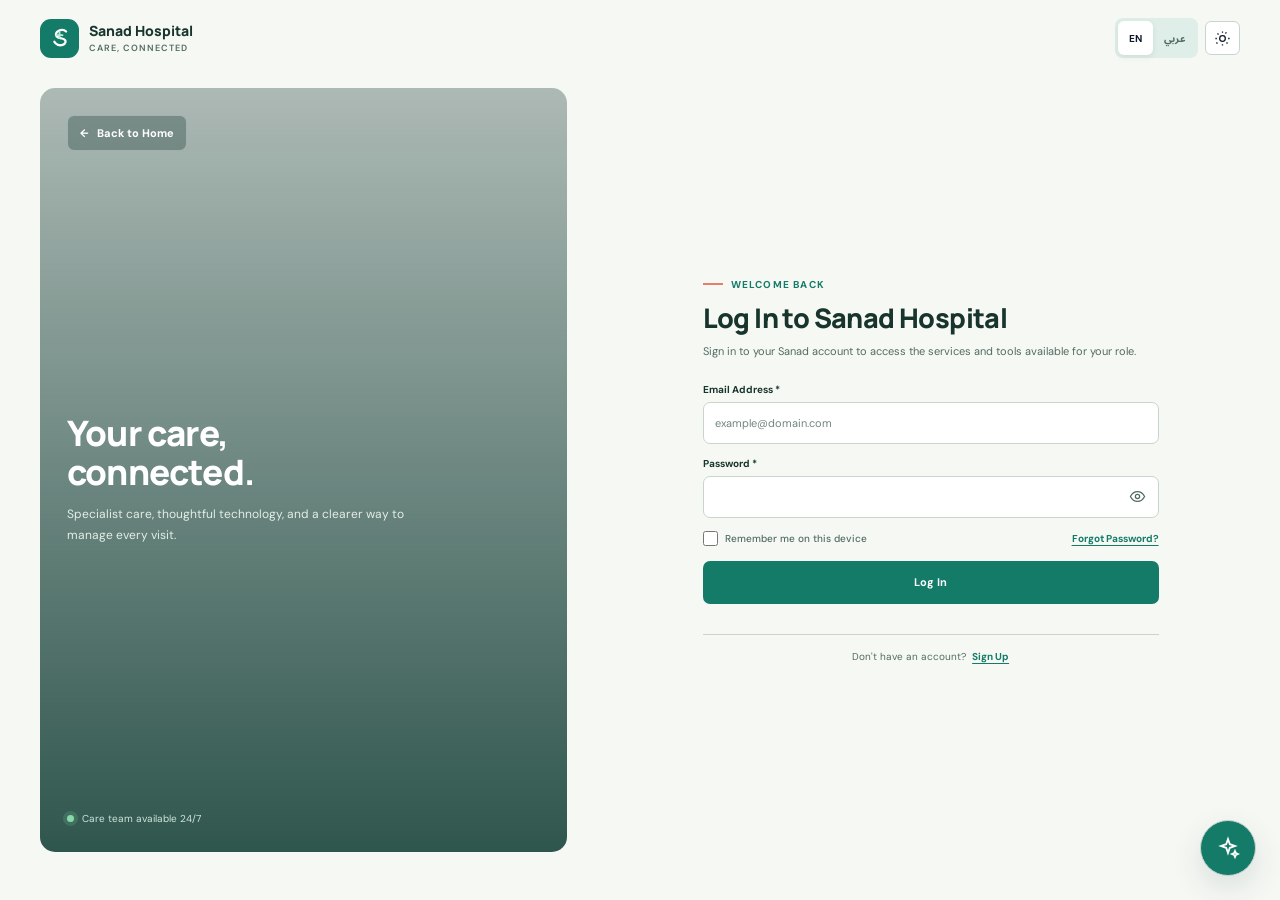
<file: login.html>
<!doctype html>
<html lang="en" dir="ltr">
<head>
  <script>(() => { const t = localStorage.getItem('sanad_theme') || 'light'; if(t === 'dark'){ document.documentElement.classList.add('dark'); document.documentElement.setAttribute('data-theme', 'dark'); } })();</script>
  <meta charset="utf-8">
  <meta name="viewport" content="width=device-width, initial-scale=1">
  <meta name="theme-color" content="#f6f8f4">
  <title>Log In | Sanad Hospital</title>
  <link rel="preconnect" href="https://fonts.googleapis.com">
  <link rel="preconnect" href="https://fonts.gstatic.com" crossorigin>
  <link href="https://fonts.googleapis.com/css2?family=DM+Sans:wght@400;500;600;700&family=Manrope:wght@400;500;600;700;800&family=Noto+Sans+Arabic:wght@400;500;600;700;800&display=swap" rel="stylesheet">
  <link rel="stylesheet" href="theme.css">
  <link rel="stylesheet" href="auth.css">
  <link rel="stylesheet" href="chatbot.css">
  <script src="translations.js"></script>
  <script src="language.js"></script>
  <script src="auth.js" defer></script>
</head>
<body data-auth-page="login"><div id="authRoot"></div><script src="site-ui.js"></script></body>
</html>
</file>
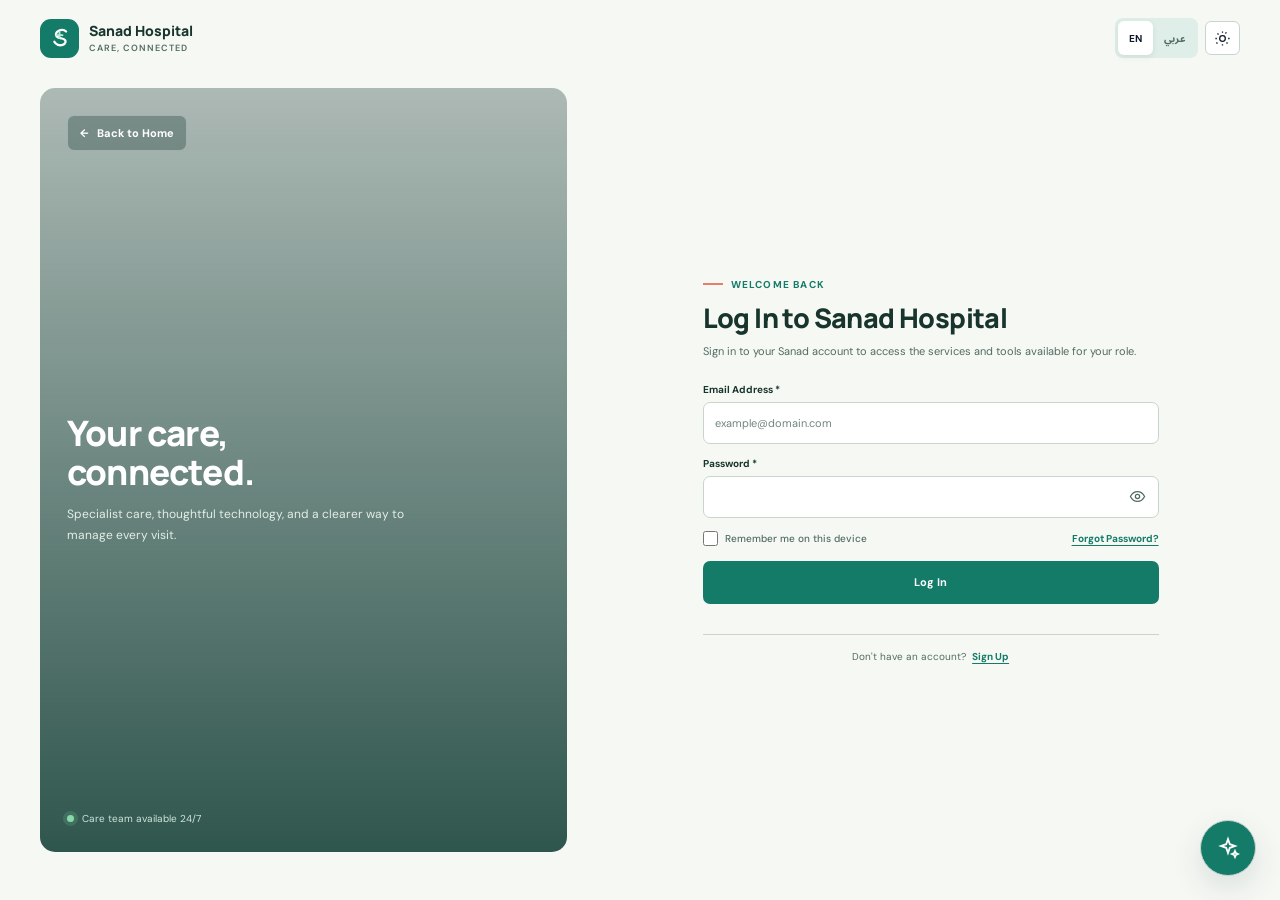
<file: nurse-dashboard.html>
<!doctype html>
<html lang="en" dir="ltr">
<head>
  <script>(() => { const t = localStorage.getItem('sanad_theme') || 'light'; if(t === 'dark'){ document.documentElement.classList.add('dark'); document.documentElement.setAttribute('data-theme', 'dark'); } })();</script>
  <meta charset="utf-8">
  <meta name="viewport" content="width=device-width, initial-scale=1">
  <meta name="theme-color" content="#f6f8f4">
  <title>Nurse Dashboard | Sanad Hospital</title>
  <link rel="preconnect" href="https://fonts.googleapis.com">
  <link rel="preconnect" href="https://fonts.gstatic.com" crossorigin>
  <link href="https://fonts.googleapis.com/css2?family=DM+Sans:wght@400;500;600;700&family=Manrope:wght@400;500;600;700;800&family=Noto+Sans+Arabic:wght@400;500;600;700;800&display=swap" rel="stylesheet">
  <link rel="stylesheet" href="theme.css">
  <link rel="stylesheet" href="admin.css">
  <link rel="stylesheet" href="nurse-dashboard.css">
  <link rel="stylesheet" href="chatbot.css">
  <script src="translations.js"></script>
  <script src="language.js"></script>
  <script src="appointment-state.js"></script>
  <script src="nurse-dashboard.js" defer></script>
</head>
<body class="admin-body nurse-body">
  <header class="admin-topbar">
    <a class="admin-brand" href="index.html" aria-label="Sanad Hospital home">
      <span class="admin-brand-mark" aria-hidden="true">S<span>+</span></span>
      <span>Sanad Hospital<small>NURSING WORKSPACE</small></span>
    </a>
    <div class="admin-top-actions">
      <span class="admin-user" id="nurseGreeting">Nurse</span>
      <button class="control-button" id="languageToggle" type="button" aria-label="Change language">العربية</button>
      <button class="control-button icon-control" id="themeToggle" type="button" aria-label="Toggle theme" title="Toggle theme"><svg viewBox="0 0 24 24" fill="none" stroke="currentColor" stroke-width="1.8" aria-hidden="true"><path d="M20.9 13A9 9 0 0 1 11 3.1 9 9 0 1 0 20.9 13Z"/></svg></button>
      <a class="control-button nurse-home back-to-site" href="index.html">Back to Site</a>
      <button class="control-button logout-control" id="logoutButton" type="button">Log Out</button>
    </div>
  </header>
  <div class="admin-layout">
    <aside class="admin-sidebar">
      <a class="sidebar-brand" href="index.html" aria-label="Sanad Hospital home">
        <span class="admin-brand-mark" aria-hidden="true">S<span>+</span></span>
        <span>Sanad Hospital<small>NURSING WORKSPACE</small></span>
      </a>
      <div class="sidebar-label">NURSING WORKSPACE</div>
      <nav id="nurseNav" aria-label="Nurse sections">
        <a href="#today-appointments" class="active" data-section="today-appointments">Today's Appointments</a>
        <a href="#schedule" data-section="schedule">Schedule Doctor Appointments</a>
        <a href="#tasks" data-section="tasks">Doctor Task Assistance</a>
      </nav>
      <div class="sidebar-foot"><span class="live-indicator"></span><span>NURSING WORKSPACE</span></div>
    </aside>
    <main class="admin-main nurse-main">
      <section class="admin-section page-intro">
        <div><span class="section-kicker">SANAD / NURSING WORKSPACE</span><h1>Nurse Dashboard</h1><p>Coordinate appointment schedules and support doctor-assigned care tasks.</p></div>
        <div class="today-chip"><span class="live-indicator"></span><time id="todayLabel"></time></div>
      </section>

      <section class="admin-section management-section nurse-section active-section" id="today-appointments" data-panel="today-appointments">
        <div class="section-heading"><div><span class="section-kicker">APPOINTMENT COORDINATION</span><h2>Today's Appointments</h2><p>Update appointment statuses for the care team.</p></div></div>
        <div class="table-scroll nurse-table-scroll">
          <table>
            <thead><tr><th>Patient</th><th>Patient ID</th><th>Time</th><th>Status</th></tr></thead>
            <tbody id="todayAppointmentRows">
              <tr data-patient-id="P-10482"><td class="patient-name">Mariam Hassan</td><td>P-10482</td><td>08:30</td><td><select class="nurse-status-select" aria-label="Appointment status for Mariam Hassan"><option value="completed">Completed</option><option value="postponed">Postponed</option><option value="cancelled">Cancelled</option></select></td></tr>
              <tr data-patient-id="P-10483"><td class="patient-name">Omar Nabil</td><td>P-10483</td><td>09:15</td><td><select class="nurse-status-select" aria-label="Appointment status for Omar Nabil"><option value="completed">Completed</option><option value="postponed">Postponed</option><option value="cancelled">Cancelled</option></select></td></tr>
              <tr data-patient-id="P-10484"><td class="patient-name">Salma Mahmoud</td><td>P-10484</td><td>10:00</td><td><select class="nurse-status-select" aria-label="Appointment status for Salma Mahmoud"><option value="completed">Completed</option><option value="postponed">Postponed</option><option value="cancelled">Cancelled</option></select></td></tr>
              <tr data-patient-id="P-10485"><td class="patient-name">Youssef Amin</td><td>P-10485</td><td>11:30</td><td><select class="nurse-status-select" aria-label="Appointment status for Youssef Amin"><option value="completed">Completed</option><option value="postponed">Postponed</option><option value="cancelled">Cancelled</option></select></td></tr>
              <tr data-patient-id="P-10486"><td class="patient-name">Nour Adel</td><td>P-10486</td><td>13:00</td><td><select class="nurse-status-select" aria-label="Appointment status for Nour Adel"><option value="completed">Completed</option><option value="postponed">Postponed</option><option value="cancelled">Cancelled</option></select></td></tr>
            </tbody>
          </table>
        </div>
      </section>

      <section class="admin-section management-section nurse-section" id="schedule" data-panel="schedule">
        <div class="section-heading"><div><span class="section-kicker">APPOINTMENT COORDINATION</span><h2>Schedule Doctor Appointments</h2><p>Review pending requests, approve them, or schedule an appointment for a patient.</p></div></div>
        <label class="schedule-filter" for="doctorFilter">Filter by doctor
          <select id="doctorFilter">
            <option value="all">All doctors</option>
            <option value="Dr. Anya Sharma">Dr. Anya Sharma</option>
            <option value="Dr. Omar Farouk">Dr. Omar Farouk</option>
            <option value="Dr. Layla Hassan">Dr. Layla Hassan</option>
            <option value="Dr. Karim Nassar">Dr. Karim Nassar</option>
          </select>
        </label>
        <div class="table-scroll nurse-table-scroll">
          <table>
            <thead><tr><th>Patient</th><th>Doctor</th><th>Date</th><th>Time</th><th>Status</th><th>Actions</th></tr></thead>
            <tbody id="appointmentRows">
              <tr data-doctor="Dr. Anya Sharma">
                <td class="patient-name">Mariam Hassan</td><td>Dr. Anya Sharma</td><td>22 Oct 2026</td><td>09:00</td>
                <td><span class="status-pill pending">Pending</span></td>
                <td><div class="row-actions"><button class="row-action" type="button" data-appointment-action="approve">Approve</button><button class="row-action" type="button" data-appointment-action="reschedule">Reschedule</button></div></td>
              </tr>
              <tr data-doctor="Dr. Omar Farouk">
                <td class="patient-name">Omar Nabil</td><td>Dr. Omar Farouk</td><td>22 Oct 2026</td><td>10:30</td>
                <td><span class="status-pill pending">Pending</span></td>
                <td><div class="row-actions"><button class="row-action" type="button" data-appointment-action="approve">Approve</button><button class="row-action" type="button" data-appointment-action="reschedule">Reschedule</button></div></td>
              </tr>
              <tr data-doctor="Dr. Layla Hassan">
                <td class="patient-name">Salma Mahmoud</td><td>Dr. Layla Hassan</td><td>23 Oct 2026</td><td>12:00</td>
                <td><span class="status-pill pending">Pending</span></td>
                <td><div class="row-actions"><button class="row-action" type="button" data-appointment-action="approve">Approve</button><button class="row-action" type="button" data-appointment-action="reschedule">Reschedule</button></div></td>
              </tr>
              <tr data-doctor="Dr. Karim Nassar">
                <td class="patient-name">Youssef Amin</td><td>Dr. Karim Nassar</td><td>24 Oct 2026</td><td>14:00</td>
                <td><span class="status-pill pending">Pending</span></td>
                <td><div class="row-actions"><button class="row-action" type="button" data-appointment-action="approve">Approve</button><button class="row-action" type="button" data-appointment-action="reschedule">Reschedule</button></div></td>
              </tr>
            </tbody>
          </table>
        </div>
        <div class="section-heading schedule-form-heading"><div><span class="section-kicker">NEW APPOINTMENT</span><h2>Schedule an Appointment</h2></div></div>
        <form class="editor-form nurse-form" id="scheduleForm">
          <label>Patient name<input name="patient" type="text" required maxlength="100" placeholder="Enter patient name"></label>
          <label>Doctor<select name="doctor" required><option value="">Select a doctor</option><option>Dr. Anya Sharma</option><option>Dr. Omar Farouk</option><option>Dr. Layla Hassan</option><option>Dr. Karim Nassar</option></select></label>
          <label>Date<input name="date" type="date" required></label>
          <label>Time<input name="time" type="time" required></label>
          <div class="form-actions"><button class="primary-button" type="submit">Schedule Appointment</button></div>
        </form>
      </section>

      <section class="admin-section management-section nurse-section" id="tasks" data-panel="tasks">
        <div class="section-heading"><div><span class="section-kicker">CARE TEAM SUPPORT</span><h2>Doctor Task Assistance</h2><p>Update task progress and keep patient pre-checkup information current.</p></div></div>
        <div class="task-grid" id="taskList">
          <article class="task-card" data-patient="Mariam Hassan">
            <div class="task-card-heading"><div><span class="section-kicker">Dr. Anya Sharma</span><h3>Record Pre-Checkup Vitals</h3></div><span class="status-pill task-status pending">Pending</span></div>
            <p class="task-patient">Patient: <strong>Mariam Hassan</strong></p>
            <p class="vitals-summary">Blood Pressure: <span data-vital="bloodPressure">Not recorded</span> · Temperature: <span data-vital="temperature">Not recorded</span> · Heart Rate: <span data-vital="heartRate">Not recorded</span> · Weight: <span data-vital="weight">Not recorded</span></p>
            <div class="task-actions"><button class="row-action" type="button" data-edit-vitals>Edit Vitals</button><button class="primary-button" type="button" data-cycle-task>Start Task</button></div>
          </article>
          <article class="task-card" data-patient="Omar Nabil">
            <div class="task-card-heading"><div><span class="section-kicker">Dr. Salma Fathy</span><h3>Prepare Lab Sample</h3></div><span class="status-pill task-status pending">Pending</span></div>
            <p class="task-patient">Patient: <strong>Omar Nabil</strong></p>
            <p class="vitals-summary">Blood Pressure: <span data-vital="bloodPressure">120/80 mmHg</span> · Temperature: <span data-vital="temperature">36.8 °C</span> · Heart Rate: <span data-vital="heartRate">72 bpm</span> · Weight: <span data-vital="weight">68 kg</span></p>
            <div class="task-actions"><button class="row-action" type="button" data-edit-vitals>Edit Vitals</button><button class="primary-button" type="button" data-cycle-task>Start Task</button></div>
          </article>
          <article class="task-card" data-patient="Salma Mahmoud">
            <div class="task-card-heading"><div><span class="section-kicker">Dr. Lina Hassan</span><h3>Administer Medication</h3></div><span class="status-pill task-status in-progress">In Progress</span></div>
            <p class="task-patient">Patient: <strong>Salma Mahmoud</strong></p>
            <p class="vitals-summary">Blood Pressure: <span data-vital="bloodPressure">118/76 mmHg</span> · Temperature: <span data-vital="temperature">36.7 °C</span> · Heart Rate: <span data-vital="heartRate">70 bpm</span> · Weight: <span data-vital="weight">61 kg</span></p>
            <div class="task-actions"><button class="row-action" type="button" data-edit-vitals>Edit Vitals</button><button class="primary-button" type="button" data-cycle-task>Complete Task</button></div>
          </article>
          <article class="task-card" data-patient="Youssef Amin">
            <div class="task-card-heading"><div><span class="section-kicker">Dr. Omar Farouk</span><h3>Update Patient Chart</h3></div><span class="status-pill task-status pending">Pending</span></div>
            <p class="task-patient">Patient: <strong>Youssef Amin</strong></p>
            <p class="vitals-summary">Blood Pressure: <span data-vital="bloodPressure">Not recorded</span> · Temperature: <span data-vital="temperature">Not recorded</span> · Heart Rate: <span data-vital="heartRate">Not recorded</span> · Weight: <span data-vital="weight">Not recorded</span></p>
            <div class="task-actions"><button class="row-action" type="button" data-edit-vitals>Edit Vitals</button><button class="primary-button" type="button" data-cycle-task>Start Task</button></div>
          </article>
        </div>
      </section>
    </main>
  </div>

  <div class="vitals-modal" id="vitalsModal" role="dialog" aria-modal="true" aria-labelledby="vitalsTitle" aria-hidden="true">
    <form class="vitals-card" id="vitalsForm">
      <div class="panel-heading"><div><span class="section-kicker">PATIENT PRE-CHECKUP</span><h2 id="vitalsTitle">Update Patient Vitals</h2></div><button class="vitals-close" id="closeVitals" type="button" aria-label="Close">×</button></div>
      <p class="vitals-patient">Patient: <strong id="vitalsPatientName"></strong></p>
      <label>Blood Pressure<input name="bloodPressure" type="text" maxlength="20" placeholder="e.g. 120/80 mmHg"></label>
      <label>Temperature<input name="temperature" type="text" maxlength="20" placeholder="e.g. 36.8 °C"></label>
      <label>Heart Rate<input name="heartRate" type="text" maxlength="20" placeholder="e.g. 72 bpm"></label>
      <label>Weight<input name="weight" type="text" maxlength="20" placeholder="e.g. 68 kg"></label>
      <div class="form-actions"><button class="primary-button" type="submit">Save Vitals</button></div>
    </form>
  </div>
  <script src="site-ui.js"></script>
</body>
</html>
</file>
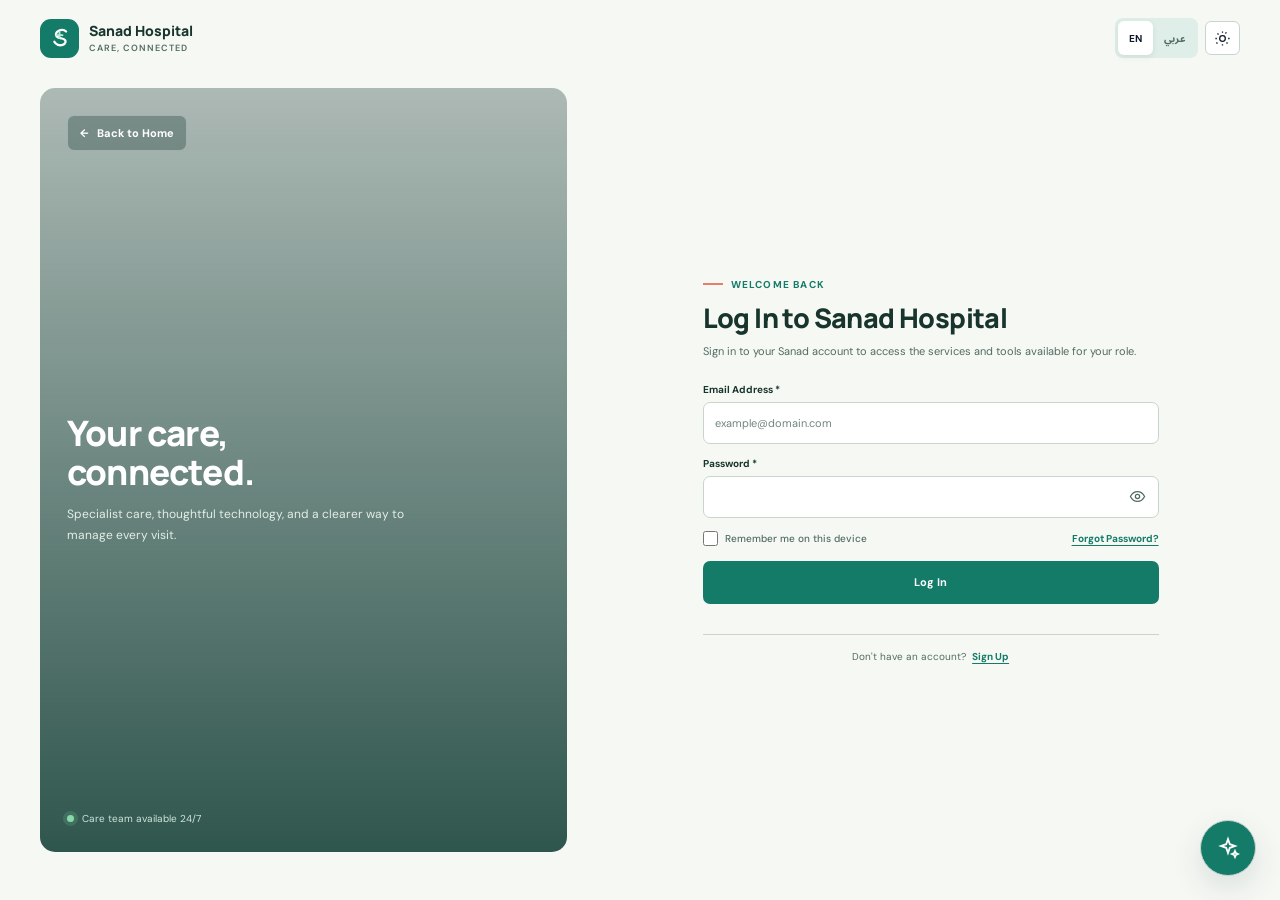
<file: patient-dashboard.html>
<!doctype html>
<html lang="en" dir="ltr">
<head>
  <script>(() => { const t = localStorage.getItem('sanad_theme') || 'light'; if(t === 'dark'){ document.documentElement.classList.add('dark'); document.documentElement.setAttribute('data-theme', 'dark'); } })();</script>
  <meta charset="utf-8">
  <meta name="viewport" content="width=device-width, initial-scale=1">
  <meta name="theme-color" content="#f6f8f4">
  <title>Patient Dashboard | Sanad Hospital</title>
  <link rel="preconnect" href="https://fonts.googleapis.com">
  <link rel="preconnect" href="https://fonts.gstatic.com" crossorigin>
  <link href="https://fonts.googleapis.com/css2?family=DM+Sans:wght@400;500;600;700&family=Manrope:wght@400;500;600;700;800&family=Noto+Sans+Arabic:wght@400;500;600;700;800&display=swap" rel="stylesheet">
  <link rel="stylesheet" href="theme.css">
  <link rel="stylesheet" href="admin.css">
  <link rel="stylesheet" href="patient-dashboard.css">
  <link rel="stylesheet" href="chatbot.css">
  <script src="translations.js"></script>
  <script src="language.js"></script>
  <script src="mock-data.js" defer></script>
  <script src="patient-dashboard.js" defer></script>
</head>
<body class="admin-body">
  <header class="admin-topbar">
    <a class="admin-brand" href="index.html" aria-label="Sanad Hospital home">
      <span class="admin-brand-mark" aria-hidden="true">S<span>+</span></span>
      <span>Sanad Hospital<small>PATIENT CARE</small></span>
    </a>
    <div class="admin-top-actions">
      <span class="admin-user" id="patientGreeting">Patient</span>
      <button class="control-button" id="languageToggle" type="button" aria-label="Change language">العربية</button>
      <button class="control-button icon-control" id="themeToggle" type="button" aria-label="Toggle theme" title="Toggle theme"><svg viewBox="0 0 24 24" fill="none" stroke="currentColor" stroke-width="1.8" aria-hidden="true"><path d="M20.9 13A9 9 0 0 1 11 3.1 9 9 0 1 0 20.9 13Z"/></svg></button>
      <a class="control-button patient-home back-to-site" href="index.html">Back to Site</a>
      <button class="control-button logout-control" id="logoutButton" type="button">Log Out</button>
    </div>
  </header>
  <div class="admin-layout">
    <aside class="admin-sidebar">
      <a class="sidebar-brand" href="index.html" aria-label="Sanad Hospital home">
        <span class="admin-brand-mark" aria-hidden="true">S<span>+</span></span>
        <span>Sanad Hospital<small>PATIENT WORKSPACE</small></span>
      </a>
      <div class="sidebar-label">PATIENT WORKSPACE</div>
      <nav id="patientNav" aria-label="Patient sections">
        <a href="#appointments" class="active" data-section="appointments">Book an Appointment</a>
        <a href="#services" data-section="services">Book a Service</a>
        <a href="#prescriptions" data-section="prescriptions">View Prescriptions</a>
        <a href="#history" data-section="history">Past Appointments &amp; Results</a>
      </nav>
      <div class="sidebar-foot"><span class="live-indicator"></span><span>YOUR CARE, CONNECTED</span></div>
    </aside>
    <main class="admin-main patient-main">
      <section class="admin-section page-intro patient-intro">
        <div><span class="section-kicker">SANAD / PATIENT CARE</span><h1>Patient Dashboard</h1><p>Book care, review prescriptions, and rate completed services.</p></div>
        <div class="today-chip"><span class="live-indicator"></span><time id="todayLabel"></time></div>
      </section>

      <section class="admin-section management-section patient-section active-section" id="appointments" data-panel="appointments">
        <div class="section-heading"><div><span class="section-kicker">APPOINTMENT BOOKING</span><h2>Book an Appointment</h2><p>Choose a specialist and a convenient time for your visit.</p></div></div>
        <form class="editor-form patient-form" id="appointmentForm">
          <fieldset class="patient-fieldset patient-wide-field"><legend data-i18n="chooseDoctor">Choose a doctor</legend><div class="patient-choice-grid" id="doctorOptions"></div></fieldset>
          <fieldset class="patient-fieldset patient-wide-field date-selection"><legend data-i18n="appointmentDate">Appointment date</legend><label><span data-i18n="month">Month</span><select name="month" id="appointmentMonth" required></select></label><label><span data-i18n="day">Day</span><select name="day" id="appointmentDay" required></select></label></fieldset>
          <label>Preferred time<select name="time" required><option value="">Select a time</option><option>09:00</option><option>10:30</option><option>12:00</option><option>14:00</option><option>16:30</option></select></label>
          <label class="patient-wide-field">Reason for visit<input name="reason" type="text" maxlength="140" placeholder="Briefly describe the reason for your visit" required></label>
          <div class="form-actions"><button class="primary-button" type="submit">Prepare Appointment Request</button></div>
        </form>
      </section>

      <section class="admin-section management-section patient-section" id="services" data-panel="services">
        <div class="section-heading"><div><span class="section-kicker">SERVICES &amp; TESTS</span><h2>Book a Service</h2><p>Select a medical service or test and request an appointment.</p></div></div>
        <form class="editor-form patient-form" id="serviceForm">
          <fieldset class="patient-fieldset patient-wide-field"><legend data-i18n="chooseService">Choose a service</legend><div class="patient-choice-grid service-choice-grid" id="serviceOptions"></div></fieldset>
          <fieldset class="patient-fieldset patient-wide-field date-selection"><legend data-i18n="preferredDate">Preferred date</legend><label><span data-i18n="month">Month</span><select name="month" id="serviceMonth" required></select></label><label><span data-i18n="day">Day</span><select name="day" id="serviceDay" required></select></label></fieldset>
          <label>Preferred time<select name="time" required><option value="">Select a time</option><option>08:30</option><option>10:00</option><option>11:30</option><option>13:00</option><option>15:00</option></select></label>
          <label class="patient-wide-field">Notes (optional)<input name="notes" type="text" maxlength="140" placeholder="Preparation questions or additional details"></label>
          <div class="form-actions"><button class="primary-button" type="submit">Prepare Service Request</button></div>
        </form>
      </section>

      <section class="admin-section management-section patient-section" id="prescriptions" data-panel="prescriptions">
        <div class="section-heading"><div><span class="section-kicker">YOUR CARE PLAN</span><h2>View Prescriptions</h2><p>Sample prescriptions issued by your care team.</p></div></div>
        <div class="table-scroll">
          <table>
            <thead><tr><th>Doctor Name</th><th>Date</th><th>Diagnosis</th><th>Medication list</th><th>Dosage</th></tr></thead>
            <tbody>
              <tr><td>Dr. Lina Hassan</td><td>18 Oct 2026</td><td>Migraine</td><td>Sumatriptan</td><td>50 mg as needed</td></tr>
              <tr><td>Dr. Salma Fathy</td><td>09 Oct 2026</td><td>Vitamin D deficiency</td><td>Cholecalciferol</td><td>2,000 IU once daily</td></tr>
              <tr><td>Dr. Omar Farouk</td><td>22 Sep 2026</td><td>Seasonal allergy</td><td>Cetirizine</td><td>10 mg once daily</td></tr>
            </tbody>
          </table>
        </div>
      </section>

      <section class="admin-section management-section patient-section" id="history" data-panel="history">
        <div class="section-heading"><div><span class="section-kicker">COMPLETED CARE</span><h2>Past Appointments &amp; Service Results</h2><p>Rate completed visits and services from one to five stars.</p></div></div>
        <div class="table-scroll">
          <table>
            <thead><tr><th>Type</th><th>Date</th><th>Doctor / Service</th><th>Diagnosis / Result</th><th>Rating</th></tr></thead>
            <tbody>
              <tr><td>Appointment</td><td>18 Oct 2026</td><td>Dr. Lina Hassan</td><td>Migraine follow-up; symptoms improved</td><td><div class="rating-widget" data-rating-widget aria-label="Rate appointment with Dr. Lina Hassan"><span class="rating-star" role="button" tabindex="0" data-star="1" aria-label="1 star">★</span><span class="rating-star" role="button" tabindex="0" data-star="2" aria-label="2 stars">★</span><span class="rating-star" role="button" tabindex="0" data-star="3" aria-label="3 stars">★</span><span class="rating-star" role="button" tabindex="0" data-star="4" aria-label="4 stars">★</span><span class="rating-star" role="button" tabindex="0" data-star="5" aria-label="5 stars">★</span><small class="rating-value" aria-live="polite">Not rated</small></div></td></tr>
              <tr><td>Service result</td><td>09 Oct 2026</td><td>Vitamin D test</td><td>Vitamin D level: 24 ng/mL</td><td><div class="rating-widget" data-rating-widget aria-label="Rate Vitamin D test"><span class="rating-star" role="button" tabindex="0" data-star="1" aria-label="1 star">★</span><span class="rating-star" role="button" tabindex="0" data-star="2" aria-label="2 stars">★</span><span class="rating-star" role="button" tabindex="0" data-star="3" aria-label="3 stars">★</span><span class="rating-star" role="button" tabindex="0" data-star="4" aria-label="4 stars">★</span><span class="rating-star" role="button" tabindex="0" data-star="5" aria-label="5 stars">★</span><small class="rating-value" aria-live="polite">Not rated</small></div></td></tr>
              <tr><td>Appointment</td><td>22 Sep 2026</td><td>Dr. Omar Farouk</td><td>Seasonal allergy review; treatment plan updated</td><td><div class="rating-widget" data-rating-widget aria-label="Rate appointment with Dr. Omar Farouk"><span class="rating-star" role="button" tabindex="0" data-star="1" aria-label="1 star">★</span><span class="rating-star" role="button" tabindex="0" data-star="2" aria-label="2 stars">★</span><span class="rating-star" role="button" tabindex="0" data-star="3" aria-label="3 stars">★</span><span class="rating-star" role="button" tabindex="0" data-star="4" aria-label="4 stars">★</span><span class="rating-star" role="button" tabindex="0" data-star="5" aria-label="5 stars">★</span><small class="rating-value" aria-live="polite">Not rated</small></div></td></tr>
              <tr><td>Service result</td><td>12 Sep 2026</td><td>Complete blood count</td><td>Results within expected reference ranges</td><td><div class="rating-widget" data-rating-widget aria-label="Rate complete blood count"><span class="rating-star" role="button" tabindex="0" data-star="1" aria-label="1 star">★</span><span class="rating-star" role="button" tabindex="0" data-star="2" aria-label="2 stars">★</span><span class="rating-star" role="button" tabindex="0" data-star="3" aria-label="3 stars">★</span><span class="rating-star" role="button" tabindex="0" data-star="4" aria-label="4 stars">★</span><span class="rating-star" role="button" tabindex="0" data-star="5" aria-label="5 stars">★</span><small class="rating-value" aria-live="polite">Not rated</small></div></td></tr>
            </tbody>
          </table>
        </div>
        <template id="reviewFeedbackTemplate">
          <div class="review-feedback">
            <label class="review-feedback-label" for="">Write a review
              <textarea class="review-feedback-text" maxlength="600" required placeholder="Share details about your experience"></textarea>
            </label>
            <button class="text-button review-submit" type="button">Submit review</button>
          </div>
        </template>
      </section>
    </main>
  </div>

  <div class="patient-modal" id="bookingConfirmation" role="dialog" aria-modal="true" aria-labelledby="confirmationTitle" aria-hidden="true">
    <div class="patient-confirmation-card">
      <span class="patient-confirmation-icon" aria-hidden="true"><svg viewBox="0 0 24 24" fill="none" stroke="currentColor" stroke-width="1.8"><path d="m5 12.5 4.5 4.5L19 7"/></svg></span>
      <h2 id="confirmationTitle">Appointment Request Prepared Successfully</h2>
      <p id="confirmationDetails">Your request is ready for the hospital team.</p>
      <button class="primary-button" id="closeConfirmation" type="button">Close</button>
    </div>
  </div>
  <script src="site-ui.js"></script>
</body>
</html>
</file>
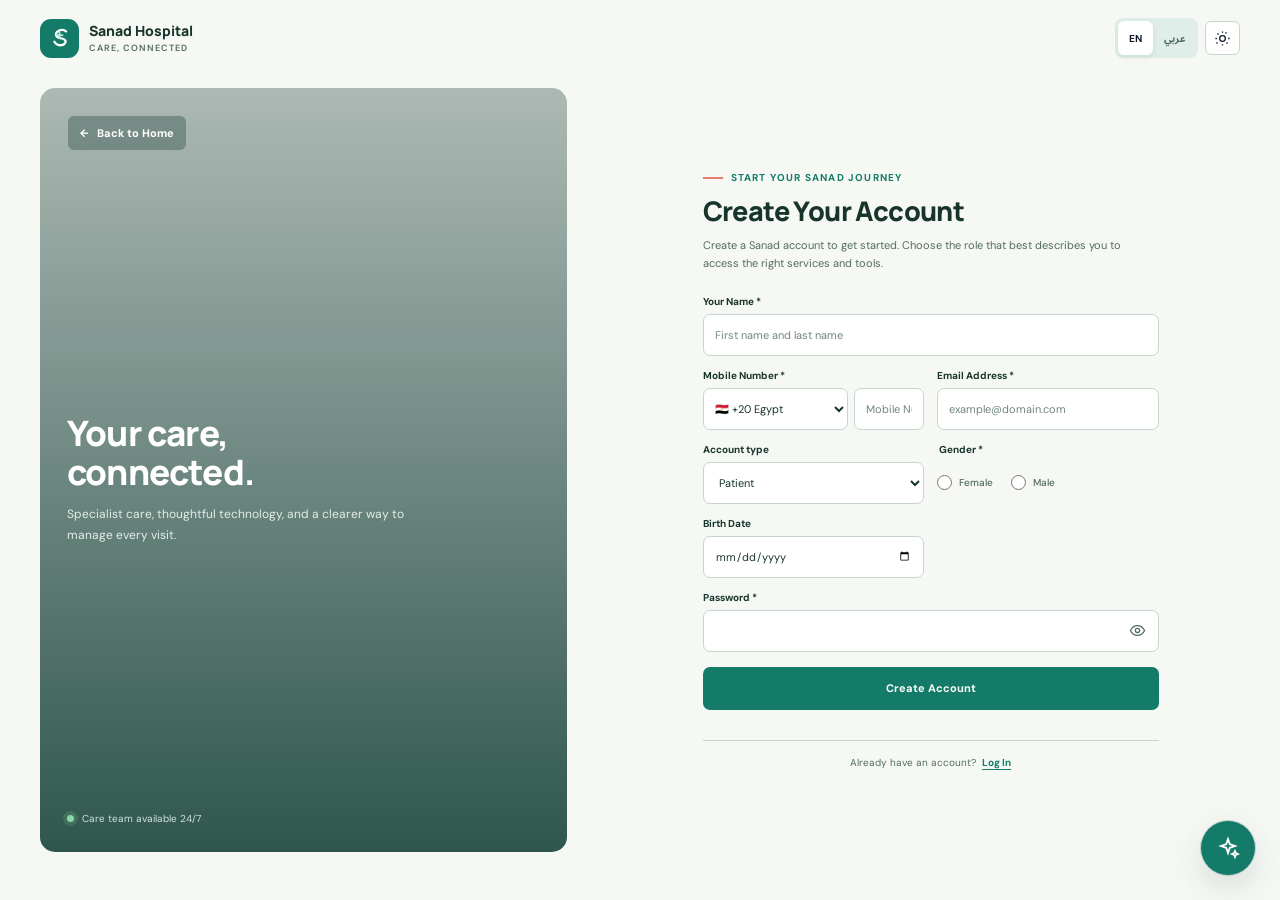
<file: signup.html>
<!doctype html>
<html lang="en" dir="ltr">
<head>
  <script>(() => { const t = localStorage.getItem('sanad_theme') || 'light'; if(t === 'dark'){ document.documentElement.classList.add('dark'); document.documentElement.setAttribute('data-theme', 'dark'); } })();</script>
  <meta charset="utf-8">
  <meta name="viewport" content="width=device-width, initial-scale=1">
  <meta name="theme-color" content="#f6f8f4">
  <title>Create Your Account | Sanad</title>
  <link rel="preconnect" href="https://fonts.googleapis.com">
  <link rel="preconnect" href="https://fonts.gstatic.com" crossorigin>
  <link href="https://fonts.googleapis.com/css2?family=DM+Sans:wght@400;500;600;700&family=Manrope:wght@400;500;600;700;800&family=Noto+Sans+Arabic:wght@400;500;600;700;800&display=swap" rel="stylesheet">
  <link rel="stylesheet" href="theme.css">
  <link rel="stylesheet" href="auth.css">
  <link rel="stylesheet" href="chatbot.css">
  <script src="translations.js"></script>
  <script src="language.js"></script>
  <script src="auth.js" defer></script>
</head>
<body data-auth-page="signup"><div id="authRoot"></div><script src="site-ui.js"></script></body>
</html>
</file>
<file: theme.css>
:root {
  color-scheme: light;

  /* Semantic surfaces and text */
  --color-canvas: #f6f8f4;
  --color-surface: #ffffff;
  --color-surface-muted: #edf3ee;
  --color-text: #18352d;
  --color-text-dark: #0f172a;
  --color-text-muted: #526b63;
  --color-border: #c8d5ce;
  --color-control-border: #7c9188;

  /* Brand and state */
  --color-brand: #147b69;
  --color-brand-strong: #0f574d;
  --color-brand-soft: #dfeee8;
  --color-on-brand: #ffffff;
  --color-focus: #147b69;
  --color-accent: #e77d6c;
  --color-highlight: #e4b14a;
  --color-success: #206c45;
  --color-success-bg: #e2f1e9;
  --color-warning: #8b5300;
  --color-warning-bg: #fff0d8;
  --color-danger: #a53e3b;
  --color-danger-bg: #f7e9e4;
  --color-info: #455ca3;
  --color-info-bg: #e8edff;
  --color-overlay: rgb(7 28 24 / 67%);

  /* Typography */
  --font-body: "DM Sans", "Noto Sans Arabic", sans-serif;
  --font-heading: "Manrope", "Noto Sans Arabic", sans-serif;
  --text-xs: 0.75rem;
  --text-sm: 0.875rem;
  --text-base: 1rem;
  --text-lg: 1.25rem;
  --text-xl: 1.5rem;
  --text-2xl: 2rem;

  /* Spacing, shape, layout, and motion */
  --space-1: 0.25rem;
  --space-2: 0.5rem;
  --space-3: 0.75rem;
  --space-4: 1rem;
  --space-6: 1.5rem;
  --radius-sm: 0.375rem;
  --radius-md: 0.625rem;
  --radius-lg: 1rem;
  --radius-pill: 999px;
  --shadow-panel: 0 0.75rem 2rem rgb(19 53 47 / 12%);
  --content-max: 75rem;
  --page-gutter: clamp(1rem, 4vw, 2.5rem);
  --motion-theme: 200ms ease;
}

:where(.dark, [data-theme="dark"]) {
  color-scheme: dark;

  --color-canvas: #0d1c1a;
  --color-surface: #162b28;
  --color-surface-muted: #112321;
  --color-text: #ebf3f0;
  --color-text-muted: #b4c6bf;
  --color-border: #4c655e;
  --color-control-border: #718780;

  --color-brand: #78d2b5;
  --color-brand-strong: #3e9b82;
  --color-brand-soft: #1e3932;
  --color-on-brand: #0d1c1a;
  --color-focus: #9ae2c8;
  --color-accent: #ff9984;
  --color-highlight: #f3be51;
  --color-success: #93d9ae;
  --color-success-bg: #203d2e;
  --color-warning: #f1c36f;
  --color-warning-bg: #473819;
  --color-danger: #f1a38f;
  --color-danger-bg: #482d2a;
  --color-info: #aabaff;
  --color-info-bg: #283456;
  --color-overlay: rgb(3 7 7 / 70%);
}

:lang(ar),
[dir="rtl"] {
  letter-spacing: normal;
}

table :is(td, th),
.editor-form label,
.task-patient,
.vitals-summary,
.section-heading p {
  overflow-wrap: break-word;
  text-wrap: pretty;
}

[dir="rtl"] .icon-directional {
  transform: scaleX(-1);
}

.status-pill.approved {
  background: var(--color-success-bg);
  color: var(--color-success);
}

.status-pill.rejected {
  background: var(--color-danger-bg);
  color: var(--color-danger);
}
</file>
<file: admin.css>
* {
  box-sizing: border-box
}
html {
  scroll-behavior: smooth;
  scroll-padding-top: 82px
}
body.admin-body {
  margin: 0;
  background: var(--color-canvas);
  color: var(--color-text);
  font-family: 'DM Sans','Noto Sans Arabic',sans-serif;
  visibility: hidden
}
body.admin-body.authorized {
  visibility: visible
}
[hidden] {
  display: none !important
}
button,input,select {
  font: inherit
}
button,a {
  -webkit-tap-highlight-color: transparent
}
button {
  cursor: pointer
}
a {
  color: inherit;
  text-decoration: none
}
.admin-topbar {
  height: 68px;
  position: relative;
  z-index: 10;
  display: flex;
  align-items: center;
  justify-content: space-between;
  gap: 18px;
  padding: 0 25px;
  background: color-mix(in srgb,var(--color-canvas) 90%,transparent);
  backdrop-filter: blur(14px);
  border-bottom: 1px solid var(--color-border)
}
.admin-brand {
  display: flex;
  align-items: center;
  gap: 10px;
  font: 800 13px/1.2 Manrope,'Noto Sans Arabic',sans-serif
}
.admin-brand small {
  display: block;
  margin-top: 4px;
  color: var(--color-text-muted);
  font: 700 8px/1 'DM Sans',sans-serif;
  letter-spacing: 1.4px
}
.admin-brand-mark {
  width: 36px;
  height: 36px;
  display: grid;
  place-items: center;
  position: relative;
  border-radius: 10px;
  background: var(--color-brand);
  color: var(--color-on-brand);
  font: 800 18px Manrope
}
.admin-brand-mark span {
  position: absolute;
  inset-inline-end: 2px;
  top: 1px;
  color: var(--color-brand-strong);
  font-size: 13px
}
.admin-top-actions {
  display: flex;
  align-items: center;
  gap: 8px
}
.admin-user {
  max-width: 180px;
  overflow: hidden;
  text-overflow: ellipsis;
  white-space: nowrap;
  color: var(--color-text-muted);
  font-size: 11px;
  font-weight: 700;
  margin-inline-end: 8px
}
.admin-role-title {
  padding: 5px 8px;
  border: 1px solid var(--color-border);
  border-radius: 999px;
  color: var(--color-brand-strong);
  background: var(--color-brand-soft);
  font-size: 10px;
  font-weight: 700;
  white-space: nowrap
}
.control-button {
  display: inline-flex;
  align-items: center;
  justify-content: center;
  line-height: 1;
  vertical-align: middle;
  min-height: 34px;
  padding: 0.5rem 1rem;
  border: 1px solid var(--color-border);
  border-radius: 7px;
  background: var(--color-surface);
  color: var(--color-text-dark, #0f172a);
  font-size: 10px;
  font-weight: 700
}
.dark .control-button {
  color: var(--color-text);
}
.icon-control {
  width: 36px;
  height: 36px;
  padding: 0
}
.icon-control svg {
  width: 17px;
  height: 17px
}
.logout-control {
  border-color: transparent;
  background: var(--color-brand-soft);
  color: var(--color-brand-strong)
}
.admin-layout {
  display: grid;
  grid-template-columns: 218px minmax(0,1fr);
  min-height: calc(100vh - 68px);
  align-items: start
}
.admin-sidebar {
  position: sticky;
  top: 0;
  z-index: 8;
  align-self: start;
  height: 100vh;
  display: flex;
  flex-direction: column;
  padding: 24px 14px 17px;
  border-inline-end: 1px solid var(--color-border);
  background: var(--color-canvas)
}
.sidebar-brand {
  display: flex;
  align-items: center;
  gap: 10px;
  margin: 0 8px 24px;
  font: 800 12px/1.25 Manrope,'Noto Sans Arabic',sans-serif
}
.sidebar-brand small {
  display: block;
  margin-top: 4px;
  color: var(--color-text-muted);
  font: 700 8px/1 'DM Sans',sans-serif;
  letter-spacing: 1.1px
}
.sidebar-label {
  padding: 0 10px 13px;
  color: var(--color-text-muted);
  font-size: 9px;
  font-weight: 800;
  letter-spacing: 1.3px
}
.admin-sidebar nav {
  display: grid;
  gap: 4px
}
.admin-sidebar nav a {
  padding: 10px 11px;
  border-radius: 6px;
  color: var(--color-text-muted);
  font-size: 11px;
  font-weight: 600;
  transition: background .18s,color .18s
}
.admin-sidebar nav a:hover,.admin-sidebar nav a.active {
  background: var(--color-brand-soft);
  color: var(--color-brand-strong)
}
.sidebar-foot {
  display: flex;
  align-items: center;
  gap: 8px;
  margin-top: auto;
  padding: 12px 10px;
  border-radius: 6px;
  background: var(--color-brand-soft);
  color: var(--color-text-muted);
  font-size: 8px;
  font-weight: 800;
  letter-spacing: 1.1px
}
.live-indicator {
  width: 7px;
  height: 7px;
  border-radius: 50%;
  background: var(--color-success);
  box-shadow: 0 0 0 3px color-mix(in srgb,var(--color-success) 17%,transparent)
}
.admin-main {
  width: min(1400px,100%);
  margin: 0 auto;
  padding: 32px clamp(18px,3vw,42px) 22px
}
.admin-section {
  scroll-margin-top: 86px
}
.page-intro {
  display: flex;
  align-items: flex-end;
  justify-content: space-between;
  gap: 20px;
  margin-bottom: 24px
}
.section-kicker {
  display: block;
  margin-bottom: 7px;
  color: var(--color-brand);
  font-size: 9px;
  font-weight: 800;
  letter-spacing: 1.2px
}
.page-intro h1,.section-heading h2 {
  margin: 0;
  font-family: Manrope,'Noto Sans Arabic',sans-serif;
  letter-spacing: 0
}
.page-intro h1 {
  font-size: 27px;
  line-height: 1.2
}
.page-intro p,.section-heading p {
  margin: 7px 0 0;
  color: var(--color-text-muted);
  font-size: 11px;
  line-height: 1.6
}
.today-chip {
  display: flex;
  align-items: center;
  gap: 9px;
  padding: 8px 10px;
  border: 1px solid var(--color-border);
  border-radius: 7px;
  background: var(--color-surface);
  color: var(--color-text-muted);
  font-size: 10px;
  font-weight: 600;
  white-space: nowrap
}
.management-section {
  padding: 0 0 44px;
  margin-bottom: 8px;
  border-bottom: 1px solid var(--color-border)
}
.patient-metric-grid {
  display: grid;
  grid-template-columns: repeat(auto-fit,minmax(190px,1fr));
  gap: 12px;
  margin-top: 18px
}
.patient-metric {
  display: grid;
  gap: 12px;
  min-height: 96px;
  padding: 16px;
  border: 1px solid var(--color-border);
  border-radius: 8px;
  background: var(--color-surface)
}
.patient-metric span {
  color: var(--color-text-muted);
  font-size: 11px
}
.patient-metric strong {
  color: var(--color-brand-strong);
  font: 800 24px Manrope,'Noto Sans Arabic',sans-serif
}
.section-heading {
  display: flex;
  align-items: flex-end;
  justify-content: space-between;
  gap: 20px;
  margin-bottom: 18px
}
.section-heading h2 {
  font-size: 21px;
  line-height: 1.25
}
.section-heading p {
  max-width: 620px
}
.editor-form {
  display: grid;
  grid-template-columns: repeat(4,minmax(120px,1fr));
  gap: 11px;
  align-items: end;
  margin-bottom: 16px;
  padding: 15px;
  border: 1px solid var(--color-border);
  border-radius: 8px;
  background: color-mix(in srgb,var(--color-surface) 70%,var(--color-canvas))
}
.editor-form label {
  display: grid;
  gap: 6px;
  color: var(--color-text-muted);
  font-size: 9px;
  font-weight: 700
}
.editor-form input:not([type=checkbox]),.editor-form select {
  width: 100%;
  height: 36px;
  min-width: 0;
  padding: 0 9px;
  border: 1px solid var(--color-border);
  border-radius: 6px;
  outline: none;
  background: var(--color-surface);
  color: var(--color-text);
  font-size: 10px
}
.editor-form input:focus,.editor-form select:focus {
  border-color: var(--color-brand);
  box-shadow: 0 0 0 2px color-mix(in srgb,var(--color-brand) 15%,transparent)
}
.editor-form input::placeholder {
  color: var(--color-text-muted)
}
.editor-form .check-label {
  display: flex;
  align-items: center;
  gap: 7px;
  min-height: 36px;
  color: var(--color-text)
}
.check-label input {
  width: 15px;
  height: 15px;
  accent-color: var(--color-brand)
}
.form-actions {
  display: flex;
  align-items: center;
  gap: 7px;
  grid-column: 1/-1
}
.primary-button,.text-button,.row-action {
  min-height: 34px;
  padding: 0 11px;
  border: 0;
  border-radius: 6px;
  font-size: 10px;
  font-weight: 700
}
.primary-button {
  background: var(--color-brand);
  color: var(--color-on-brand)
}
.primary-button:hover {
  background: var(--color-brand-strong)
}
.text-button {
  background: transparent;
  color: var(--color-text-muted)
}
.text-button:hover {
  background: var(--color-brand-soft);
  color: var(--color-brand-strong)
}
.wide-field {
  grid-column: span 2
}
.table-scroll {
  width: 100%;
  overflow: auto;
  border: 1px solid var(--color-border);
  border-radius: 7px;
  background: var(--color-surface)
}
table {
  width: 100%;
  border-collapse: collapse;
  text-align: start;
  white-space: nowrap
}
th {
  padding: 10px 12px;
  background: color-mix(in srgb,var(--color-canvas) 70%,var(--color-surface));
  color: var(--color-text-muted);
  font-size: 9px;
  font-weight: 800;
  text-align: start
}
td {
  padding: 10px 12px;
  border-top: 1px solid var(--color-border);
  font-size: 10px
}
tbody tr:hover {
  background: color-mix(in srgb,var(--color-brand-soft) 34%,var(--color-surface))
}
.cell-title {
  font-weight: 700
}
.cell-muted {
  color: var(--color-text-muted)
}
.status-pill {
  display: inline-flex;
  align-items: center;
  gap: 5px;
  padding: 4px 7px;
  border-radius: 99px;
  background: var(--color-brand-soft);
  color: var(--color-brand-strong);
  font-size: 8px;
  font-weight: 800
}
.status-pill.inactive,.status-pill.archived {
  background: var(--color-danger-bg);
  color: var(--color-danger)
}
.status-pill.rejected {
  background: var(--color-danger-bg);
  color: var(--color-danger)
}
.status-pill.low {
  background: var(--color-warning-bg);
  color: var(--color-warning)
}
.inventory-alert-banner {
  margin-block: 0 14px;
  padding: 12px 14px;
  border: 1px solid var(--color-warning);
  border-radius: var(--radius-md);
  background: var(--color-warning-bg);
  color: var(--color-warning);
  font-size: 12px;
  font-weight: 700;
  overflow-wrap: break-word
}
.inventory-alert-banner[hidden] {
  display: none
}
.row-actions {
  display: flex;
  gap: 5px
}
.row-action {
  min-height: 27px;
  padding: 0 8px;
  border: 1px solid var(--color-border);
  background: transparent;
  color: var(--color-brand-strong);
  font-size: 9px
}
.row-action.danger {
  color: var(--color-danger)
}
.subsection {
  margin-top: 22px
}
.subsection>h3 {
  margin: 0 0 12px;
  font: 700 14px Manrope,'Noto Sans Arabic',sans-serif
}
.panel-heading {
  display: flex;
  align-items: center;
  justify-content: space-between;
  gap: 15px;
  margin-bottom: 15px
}
.panel-heading .section-kicker {
  margin-bottom: 5px
}
.inventory-grid {
  display: grid;
  grid-template-columns: minmax(0,1.5fr) minmax(230px,.7fr);
  gap: 12px;
  align-items: start
}
.alerts-panel {
  padding: 16px;
  border: 1px solid var(--color-border);
  border-radius: 8px;
  background: var(--color-surface)
}
.alerts-panel .panel-heading {
  margin-bottom: 12px
}
.alerts-panel h3 {
  margin: 0;
  font-size: 14px;
  font-family: Manrope,'Noto Sans Arabic',sans-serif
}
.alerts-list {
  display: grid;
  gap: 8px;
  max-height: 270px;
  overflow: auto
}
.alert-entry {
  padding: 10px;
  border-inline-start: 3px solid var(--color-accent);
  border-radius: 5px;
  background: color-mix(in srgb,var(--color-accent) 8%,var(--color-surface))
}
.alert-entry strong {
  display: block;
  font-size: 10px
}
.alert-entry span {
  display: block;
  margin-top: 4px;
  color: var(--color-text-muted);
  font-size: 9px;
  line-height: 1.45
}
.alert-count {
  padding: 6px 9px;
  border: 1px solid var(--color-border);
  border-radius: 99px;
  color: var(--color-text-muted);
  font-size: 9px;
  font-weight: 700;
  white-space: nowrap
}
.alert-count.has-alerts {
  border-color: color-mix(in srgb,var(--color-accent) 34%,transparent);
  color: var(--color-danger);
  background: color-mix(in srgb,var(--color-accent) 7%,transparent)
}
.empty-state {
  padding: 16px;
  color: var(--color-text-muted);
  font-size: 10px;
  text-align: center
}
.report-dialog {
  width: min(520px,calc(100% - 30px));
  padding: 22px;
  border: 1px solid var(--color-border);
  border-radius: 10px;
  background: var(--color-surface);
  color: var(--color-text);
  box-shadow: var(--shadow-panel)
}
.report-dialog::backdrop {
  background: var(--color-overlay);
  backdrop-filter: blur(4px)
}
.report-dialog form {
  position: relative
}
.report-dialog h2 {
  margin: 0 0 15px;
  padding-inline-end: 35px;
  font: 700 20px Manrope,'Noto Sans Arabic',sans-serif
}
.dialog-close {
  position: absolute;
  top: -9px;
  inset-inline-end: -8px;
  width: 30px;
  height: 30px;
  border: 1px solid var(--color-border);
  border-radius: 50%;
  background: var(--color-canvas);
  color: var(--color-text);
  font-size: 19px
}
.report-dialog .primary-button {
  margin-top: 16px
}
.toast {
  position: fixed;
  inset-inline-end: 20px;
  bottom: 20px;
  z-index: 20;
  max-width: min(380px,calc(100vw - 40px));
  padding: 11px 15px;
  border-radius: 7px;
  background: var(--color-brand-strong);
  color: var(--color-on-brand);
  font-size: 11px;
  box-shadow: var(--shadow-panel);
  opacity: 0;
  transform: translateY(8px);
  pointer-events: none;
  transition: .2s
}
.toast.show {
  opacity: 1;
  transform: translateY(0)
}
[dir=rtl] {
  font-family: 'Noto Sans Arabic','DM Sans',sans-serif
}
[dir=rtl] .admin-brand,[dir=rtl] h1,[dir=rtl] h2,[dir=rtl] h3,[dir=rtl] .primary-button {
  font-family: 'Noto Sans Arabic','DM Sans',sans-serif;
  letter-spacing: 0
}
[dir=rtl] .admin-sidebar nav a {
  text-align: start
}
@media (max-width: 1024px) {
  .admin-layout {
    grid-template-columns: 185px minmax(0,1fr)
  }
  .editor-form {
    grid-template-columns: repeat(3,minmax(110px,1fr))
  }
  .inventory-grid {
    grid-template-columns: 1fr
  }
  .alerts-list {
    max-height: 210px
  }
}
@media (max-width: 768px) {
  .admin-topbar {
    height: 60px;
    padding: 0 13px
  }
  .admin-brand {
    font-size: 11px
  }
  .admin-brand-mark {
    width: 32px;
    height: 32px
  }
  .admin-top-actions {
    gap: 5px
  }
  .admin-user {
    display: none
  }
  .control-button {
    min-height: 31px;
    padding: 0 8px;
    font-size: 9px
  }
  .icon-control {
    width: 31px;
    padding: 0
  }
  .admin-layout {
    display: block
  }
  .admin-sidebar {
    position: sticky;
    top: 0;
    z-index: 8;
    width: 100%;
    height: auto;
    flex-direction: row;
    align-items: center;
    gap: 8px;
    padding: 7px 10px;
    border-inline-end: 0;
    border-bottom: 1px solid var(--color-border);
    overflow-x: auto
  }
  .sidebar-brand {
    flex: 0 0 auto;
    margin: 0;
    font-size: 10px
  }
  .sidebar-brand small {
    font-size: 7px
  }
  .sidebar-brand .admin-brand-mark {
    width: 30px;
    height: 30px
  }
  .sidebar-label {
    display: none
  }
  .admin-sidebar nav {
    display: flex;
    width: max-content;
    flex: 1 0 auto;
    gap: 4px
  }
  .admin-sidebar nav a {
    padding: 9px;
    font-size: 9px;
    white-space: nowrap
  }
  .sidebar-foot {
    flex: 0 0 auto;
    margin: 0;
    padding: 8px;
    font-size: 7px;
    white-space: nowrap
  }
  .admin-main {
    padding: 24px 14px 16px
  }
  .page-intro {
    align-items: flex-start;
    flex-direction: column
  }
  .page-intro h1 {
    font-size: 23px
  }
  .management-section {
    padding-bottom: 32px
  }
  .section-heading h2 {
    font-size: 19px
  }
  .editor-form {
    grid-template-columns: repeat(2,minmax(0,1fr));
    padding: 11px;
    gap: 9px
  }
  .wide-field {
    grid-column: auto
  }
  .table-scroll {
    margin-inline: -1px
  }
  th,td {
    padding: 9px;
    font-size: 9px
  }
  .today-chip {
    white-space: normal
  }
}
@media (max-width: 480px) {
  .patient-metric-grid {
    grid-template-columns: 1fr
  }
  .admin-brand small {
    letter-spacing: .8px
  }
  .logout-control {
    padding: 0 6px
  }
  .editor-form {
    grid-template-columns: 1fr
  }
  .wide-field {
    grid-column: auto
  }
  .form-actions {
    flex-wrap: wrap
  }
  .section-heading {
    align-items: flex-start
  }
}
.department-select-row {
  display: grid;
  gap: 6px
}
.quick-add-button {
  justify-self: start;
  padding: 2px 0;
  border: 0;
  background: transparent;
  color: var(--color-brand);
  font-size: 9px;
  font-weight: 800;
  text-align: start
}
.quick-add-button:hover {
  text-decoration: underline;
  text-underline-offset: 3px
}
.quick-department-dialog form {
  display: grid;
  gap: 12px
}
.quick-department-dialog h2 {
  margin: 0;
  font: 700 20px Manrope,'Noto Sans Arabic',sans-serif
}
.quick-department-dialog label {
  display: grid;
  gap: 6px;
  color: var(--color-text-muted);
  font-size: 10px;
  font-weight: 700
}
.quick-department-dialog input {
  height: 39px;
  padding: 0 10px;
  border: 1px solid var(--color-border);
  border-radius: 6px;
  background: var(--color-canvas);
  color: var(--color-text);
  font: inherit
}
.quick-department-dialog input:focus {
  outline: 2px solid color-mix(in srgb,var(--color-brand) 28%,transparent);
  border-color: var(--color-brand)
}
.quick-dialog-actions {
  display: flex;
  gap: 8px;
  margin-top: 3px
}
.department-count {
  color: var(--color-text-muted);
  font-variant-numeric: tabular-nums
}
.control-button.back-to-site {
  display: inline-flex;
  align-items: center;
  justify-content: center;
  line-height: 1;
  vertical-align: middle;
  padding: 0.5rem 1rem;
  color: var(--color-text-dark, #0f172a);
}
.dark .control-button.back-to-site {
  color: var(--color-text);
}
</file>
<file: chatbot.css>
.ai-chat-trigger {
  position: fixed;
  z-index: 60;
  inset-inline-end: 1.5rem;
  bottom: 1.5rem;
  width: 3.5rem;
  height: 3.5rem;
  display: grid;
  place-items: center;
  border: 1px solid var(--color-border);
  border-radius: var(--radius-pill);
  background: var(--color-brand);
  color: var(--color-on-brand);
  box-shadow: var(--shadow-panel);
  cursor: pointer;
  transition: transform var(--motion-theme), background var(--motion-theme)
}
.ai-chat-trigger:hover {
  transform: translateY(-2px)
}
.ai-chat-trigger svg {
  width: 1.5rem;
  height: 1.5rem
}
.ai-chat-backdrop {
  position: fixed;
  z-index: 69;
  inset: 0;
  background: var(--color-overlay);
  opacity: 0;
  transition: opacity var(--motion-theme)
}
.ai-chat-backdrop[hidden] {
  display: none
}
.ai-chat-backdrop.is-visible {
  opacity: 1
}
.ai-chat-drawer {
  position: fixed;
  z-index: 70;
  inset-block: 0;
  inset-inline-end: 0;
  width: min(26rem, 100vw);
  display: flex;
  flex-direction: column;
  background: var(--color-surface);
  color: var(--color-text);
  border-inline-start: 1px solid var(--color-border);
  box-shadow: var(--shadow-panel);
  transform: translateX(100%);
  visibility: hidden;
  transition: transform 240ms ease, visibility 240ms;
}
[dir="rtl"] .ai-chat-drawer {
  transform: translateX(-100%)
}
.ai-chat-drawer.is-open {
  transform: translateX(0);
  visibility: visible
}
.ai-chat-header {
  min-height: 5rem;
  display: flex;
  align-items: center;
  justify-content: space-between;
  gap: 1rem;
  padding: 1rem 1.25rem;
  border-bottom: 1px solid var(--color-border)
}
.ai-chat-header h2 {
  margin: 0 0 .4rem;
  color: var(--color-text);
  font-size: var(--text-lg)
}
.ai-chat-status {
  display: inline-flex;
  padding: .25rem .55rem;
  border: 1px solid var(--color-info);
  border-radius: var(--radius-pill);
  background: var(--color-info-bg);
  color: var(--color-info);
  font-size: var(--text-xs);
  font-weight: 700
}
.ai-chat-close {
  width: 2.25rem;
  height: 2.25rem;
  border: 1px solid var(--color-border);
  border-radius: var(--radius-sm);
  background: var(--color-surface);
  color: var(--color-text);
  font-size: 1.5rem;
  line-height: 1;
  cursor: pointer
}
.ai-chat-body {
  flex: 1;
  display: grid;
  align-content: center;
  justify-items: center;
  gap: 1rem;
  padding: 2rem;
  text-align: center
}
.ai-chat-mark {
  width: 4rem;
  height: 4rem;
  display: grid;
  place-items: center;
  border-radius: var(--radius-lg);
  background: var(--color-brand-soft);
  color: var(--color-brand-strong);
  font-size: var(--text-2xl)
}
.ai-chat-body p {
  max-width: 22rem;
  margin: 0;
  color: var(--color-text-muted);
  line-height: 1.7;
  overflow-wrap: break-word;
  text-wrap: pretty
}
body.ai-chat-open {
  overflow: hidden
}
@media (prefers-reduced-motion: reduce) {
  .ai-chat-trigger,
  .ai-chat-backdrop,
  .ai-chat-drawer {
    transition: none
  }
}
</file>
<file: doctor.css>
* {
  box-sizing: border-box
}
body.doctor-body {
  margin: 0;
  background: var(--color-canvas);
  color: var(--color-text);
  font-family: 'DM Sans','Noto Sans Arabic',sans-serif;
  font-size: 14px;
  min-height: 100vh
}
button,input,select,textarea {
  font: inherit
}
button,a {
  -webkit-tap-highlight-color: transparent
}
a {
  color: inherit;
  text-decoration: none
}
button {
  cursor: pointer
}
[hidden] {
  display: none!important
}
.doctor-topbar {
  position: relative;
  z-index: 20;
  min-height: 68px;
  display: flex;
  align-items: center;
  justify-content: space-between;
  gap: 18px;
  padding: 10px clamp(16px,4vw,44px);
  background: color-mix(in srgb,var(--color-canvas) 92%,transparent);
  backdrop-filter: blur(14px);
  border-bottom: 1px solid var(--color-border)
}
.doctor-brand {
  display: flex;
  align-items: center;
  gap: 10px;
  font: 800 13px/1.2 Manrope,'Noto Sans Arabic',sans-serif;
  white-space: nowrap
}
.doctor-brand small {
  display: block;
  margin-top: 4px;
  color: var(--color-text-muted);
  font: 700 8px/1 'DM Sans',sans-serif;
  letter-spacing: 1.2px
}
.brand-mark {
  width: 36px;
  height: 36px;
  display: grid;
  place-items: center;
  position: relative;
  border-radius: 10px;
  background: var(--color-brand);
  color: var(--color-on-brand);
  font: 800 18px Manrope
}
.brand-mark span {
  position: absolute;
  inset-inline-end: 2px;
  top: 1px;
  color: var(--color-brand-strong);
  font-size: 13px
}
.doctor-actions {
  display: flex;
  align-items: center;
  justify-content: flex-end;
  gap: 8px
}
.doctor-user {
  max-width: 190px;
  overflow: hidden;
  text-overflow: ellipsis;
  white-space: nowrap;
  color: var(--color-text-muted);
  font-size: 11px;
  font-weight: 700;
  margin-inline-end: 8px
}
.control-button {
  min-height: 36px;
  display: inline-flex;
  align-items: center;
  justify-content: center;
  line-height: 1;
  vertical-align: middle;
  padding: 0.5rem 1rem;
  border: 1px solid var(--color-border);
  border-radius: 7px;
  background: var(--color-surface);
  color: var(--color-text-dark, #0f172a);
  font-size: 11px;
  font-weight: 700
}
.dark .control-button {
  color: var(--color-text);
}
.theme-control {
  width: 36px;
  padding: 0
}
.theme-control svg {
  width: 17px;
  height: 17px
}
.logout-control {
  border-color: var(--color-brand);
  background: transparent;
  color: var(--color-brand-strong);
  transition: background .2s,color .2s
}
.logout-control:hover {
  background: var(--color-brand-soft)
}
.doctor-layout {
  display: grid;
  grid-template-columns: 218px minmax(0,1fr);
  min-height: calc(100vh - 68px);
  align-items: start
}
.doctor-sidebar {
  position: sticky;
  top: 0;
  z-index: 8;
  align-self: start;
  height: 100vh;
  display: flex;
  flex-direction: column;
  padding: 24px 14px 17px;
  border-inline-end: 1px solid var(--color-border);
  background: var(--color-canvas)
}
.doctor-sidebar-brand {
  display: flex;
  align-items: center;
  gap: 10px;
  margin: 0 8px 24px;
  font: 800 12px/1.25 Manrope,'Noto Sans Arabic',sans-serif
}
.doctor-sidebar-brand small {
  display: block;
  margin-top: 4px;
  color: var(--color-text-muted);
  font: 700 8px/1 'DM Sans',sans-serif;
  letter-spacing: 1.1px
}
.doctor-sidebar-label {
  padding: 0 10px 13px;
  color: var(--color-text-muted);
  font-size: 9px;
  font-weight: 800;
  letter-spacing: 1.3px
}
.doctor-sidebar nav {
  display: grid;
  gap: 4px
}
.doctor-sidebar nav a {
  padding: 10px 11px;
  border-radius: 6px;
  color: var(--color-text-muted);
  font-size: 11px;
  font-weight: 600;
  transition: background .18s,color .18s
}
.doctor-sidebar nav a:hover,.doctor-sidebar nav a.active {
  background: var(--color-brand-soft);
  color: var(--color-brand-strong)
}
.doctor-sidebar-foot {
  display: flex;
  align-items: center;
  gap: 8px;
  margin-top: auto;
  padding: 12px 10px;
  border-radius: 6px;
  background: var(--color-brand-soft);
  color: var(--color-text-muted);
  font-size: 8px;
  font-weight: 800;
  letter-spacing: 1.1px
}
.live-indicator {
  width: 7px;
  height: 7px;
  flex: 0 0 auto;
  border-radius: 50%;
  background: var(--color-success);
  box-shadow: 0 0 0 3px color-mix(in srgb,var(--color-success) 17%,transparent)
}
.doctor-main {
  width: min(1360px,100%);
  margin: 0 auto;
  padding: 36px clamp(18px,3vw,42px) 56px
}
.doctor-layout [id] {
  scroll-margin-top: 20px
}
.page-heading {
  display: flex;
  align-items: flex-end;
  justify-content: space-between;
  gap: 20px;
  margin-bottom: 24px
}
.section-kicker {
  display: block;
  margin-bottom: 8px;
  color: var(--color-brand);
  font-size: 9px;
  font-weight: 800;
  letter-spacing: 1.3px
}
.page-heading h1 {
  margin: 0;
  font: 700 30px/1.15 Manrope,'Noto Sans Arabic',sans-serif;
  letter-spacing: 0
}
.page-heading p {
  margin: 9px 0 0;
  color: var(--color-text-muted);
  font-size: 13px
}
.today-chip,.count-pill {
  border: 1px solid var(--color-border);
  border-radius: 999px;
  background: var(--color-surface);
  padding: 8px 12px;
  color: var(--color-text-muted);
  font-size: 11px;
  font-weight: 700;
  white-space: nowrap
}
.patient-search-panel,.panel {
  border: 1px solid var(--color-border);
  border-radius: 8px;
  background: var(--color-surface);
  box-shadow: var(--shadow-panel)
}
.patient-search-panel {
  position: relative;
  padding: 17px 20px;
  margin-bottom: 20px
}
.search-label {
  display: block;
  margin-bottom: 8px;
  font-size: 12px;
  font-weight: 700
}
.search-row {
  display: flex;
  gap: 8px
}
.search-row input,.prescription-form input,.prescription-form textarea {
  width: 100%;
  min-height: 42px;
  border: 1px solid var(--color-border);
  border-radius: 6px;
  background: var(--color-canvas);
  padding: 10px 12px;
  color: var(--color-text);
  outline: none
}
.search-row input:focus,.prescription-form input:focus,.prescription-form textarea:focus {
  border-color: var(--color-brand);
  box-shadow: 0 0 0 3px color-mix(in srgb,var(--color-brand) 16%,transparent)
}
.patient-search-panel>small {
  display: block;
  margin-top: 7px;
  color: var(--color-text-muted);
  font-size: 10px
}
.primary-button {
  min-height: 40px;
  display: inline-flex;
  align-items: center;
  justify-content: center;
  padding: 0 16px;
  border: 1px solid var(--color-brand);
  border-radius: 6px;
  background: var(--color-brand);
  color: var(--color-on-brand);
  font-size: 11px;
  font-weight: 700;
  transition: filter .2s
}
.primary-button:hover {
  filter: brightness(1.08)
}
.patient-results {
  position: absolute;
  z-index: 5;
  top: calc(100% - 14px);
  inset-inline: 20px;
  max-height: 240px;
  overflow: auto;
  border: 1px solid var(--color-border);
  border-radius: 6px;
  background: var(--color-surface);
  box-shadow: var(--shadow-panel)
}
.patient-result {
  width: 100%;
  display: flex;
  justify-content: space-between;
  gap: 14px;
  padding: 12px;
  border: 0;
  border-bottom: 1px solid var(--color-border);
  background: transparent;
  color: var(--color-text);
  text-align: start
}
.patient-result:last-child {
  border-bottom: 0
}
.patient-result:hover {
  background: var(--color-brand-soft)
}
.patient-result small {
  color: var(--color-text-muted)
}
.no-results {
  padding: 12px;
  color: var(--color-text-muted);
  font-size: 12px
}
.clinical-grid {
  display: grid;
  grid-template-columns: minmax(0,1.45fr) minmax(300px,.85fr);
  align-items: start;
  gap: 18px
}
.panel {
  min-width: 0;
  padding: 20px
}
.panel-heading {
  display: flex;
  align-items: center;
  justify-content: space-between;
  gap: 12px;
  margin-bottom: 16px
}
.panel-heading .section-kicker {
  margin: 0 0 5px
}
.panel-heading h2 {
  margin: 0;
  font: 700 18px/1.3 Manrope,'Noto Sans Arabic',sans-serif;
  letter-spacing: 0
}
.appointments-panel .table-scroll {
  overflow-x: auto
}
table {
  width: 100%;
  border-collapse: collapse;
  text-align: start
}
th {
  padding: 10px 9px;
  border-bottom: 1px solid var(--color-border);
  color: var(--color-text-muted);
  font-size: 9px;
  text-align: start;
  white-space: nowrap
}
td {
  padding: 11px 9px;
  border-bottom: 1px solid var(--color-border);
  font-size: 10px;
  white-space: nowrap
}
tbody tr:last-child td {
  border-bottom: 0
}
.appointment-row {
  cursor: pointer
}
.appointment-row:hover {
  background: color-mix(in srgb,var(--color-brand-soft) 45%,transparent)
}
.appointment-row.selected {
  background: var(--color-brand-soft)
}
.appointment-row.is-cancelled td:nth-child(2) {
  color: var(--color-text-muted);
  text-decoration: line-through
}
.appointment-status-badge {
  display: inline-flex;
  align-items: center;
  min-height: 28px;
  padding: 0 9px;
  border: 1px solid var(--color-border);
  border-radius: 999px;
  font-size: 10px;
  font-weight: 700
}
.appointment-status-badge.status-completed {
  border-color: color-mix(in srgb,var(--color-success) 40%,var(--color-border));
  background: var(--color-success-bg);
  color: var(--color-success)
}
.appointment-status-badge.status-postponed {
  border-color: color-mix(in srgb,var(--color-warning) 40%,var(--color-border));
  background: var(--color-warning-bg);
  color: var(--color-warning)
}
.appointment-status-badge.status-cancelled {
  border-color: color-mix(in srgb,var(--color-danger) 40%,var(--color-border));
  background: var(--color-danger-bg);
  color: var(--color-danger)
}
.patient-panel {
  grid-column: 2;
  grid-row: 1
}
.patient-profile {
  display: grid;
  gap: 14px
}
.profile-identity {
  display: flex;
  align-items: center;
  gap: 12px;
  padding-bottom: 14px;
  border-bottom: 1px solid var(--color-border)
}
.patient-avatar {
  width: 44px;
  height: 44px;
  display: grid;
  place-items: center;
  flex: none;
  border-radius: 50%;
  background: var(--color-brand-soft);
  color: var(--color-brand);
  font: 700 15px Manrope
}
.profile-identity h3 {
  margin: 0 0 3px;
  font-size: 14px
}
.profile-identity p {
  margin: 0;
  color: var(--color-text-muted);
  font-size: 10px
}
.profile-facts {
  display: grid;
  grid-template-columns: repeat(3,minmax(0,1fr));
  gap: 8px
}
.fact {
  padding: 9px;
  border-radius: 6px;
  background: var(--color-canvas)
}
.fact small {
  display: block;
  margin-bottom: 5px;
  color: var(--color-text-muted);
  font-size: 8px
}
.fact strong {
  font-size: 11px
}
.profile-block h3 {
  margin: 0 0 5px;
  font-size: 10px
}
.profile-block p {
  margin: 0;
  color: var(--color-text-muted);
  font-size: 10px;
  line-height: 1.6
}
.allergy-value {
  color: var(--color-accent)!important;
  font-weight: 700
}
.active-patient {
  color: var(--color-text-muted);
  font-size: 10px;
  font-weight: 700;
  text-align: end
}
.prescription-panel {
  grid-column: 1/-1
}
.prescription-form {
  display: grid;
  grid-template-columns: repeat(4,minmax(0,1fr));
  gap: 12px
}
.prescription-form label {
  display: grid;
  align-content: start;
  gap: 6px;
  color: var(--color-text-muted);
  font-size: 10px;
  font-weight: 700
}
.prescription-form input,.prescription-form textarea {
  min-height: 40px;
  font-size: 11px
}
.prescription-form textarea {
  resize: vertical
}
.prescription-form input::placeholder,.prescription-form textarea::placeholder {
  color: var(--color-text-muted);
  opacity: .75
}
.notes-field {
  grid-column: span 2
}
.file-field input {
  min-height: unset;
  padding: 8px;
  font-size: 10px
}
.file-field small {
  font-size: 9px;
  font-weight: 400
}
.prescription-actions {
  display: flex;
  align-items: flex-end
}
.prescription-history {
  margin-top: 22px;
  padding-top: 16px;
  border-top: 1px solid var(--color-border)
}
.prescription-history h3 {
  margin: 0 0 10px;
  font-size: 12px
}
.prescription-list {
  display: grid;
  grid-template-columns: repeat(2,minmax(0,1fr));
  gap: 8px
}
.prescription-entry {
  padding: 10px 12px;
  border: 1px solid var(--color-border);
  border-radius: 6px;
  background: var(--color-canvas)
}
.prescription-entry strong {
  font-size: 10px
}
.prescription-entry p {
  margin: 4px 0 0;
  color: var(--color-text-muted);
  font-size: 9px;
  line-height: 1.5
}
.empty-state {
  padding: 12px;
  border-radius: 6px;
  background: var(--color-canvas);
  color: var(--color-text-muted);
  font-size: 10px
}
.access-denied {
  width: min(520px,calc(100% - 32px));
  margin: 12vh auto;
  padding: 34px;
  border: 1px solid var(--color-border);
  border-radius: 8px;
  background: var(--color-surface);
  box-shadow: var(--shadow-panel);
  text-align: center
}
.access-denied h1 {
  margin: 0;
  font: 700 24px Manrope,'Noto Sans Arabic',sans-serif
}
.access-denied p {
  margin: 12px 0 20px;
  color: var(--color-text-muted);
  font-size: 13px
}
.toast {
  position: fixed;
  z-index: 30;
  inset-inline-end: 20px;
  bottom: 20px;
  max-width: min(420px,calc(100% - 40px));
  padding: 12px 16px;
  border: 1px solid var(--color-border);
  border-radius: 6px;
  background: var(--color-surface);
  box-shadow: var(--shadow-panel);
  color: var(--color-text);
  font-size: 12px;
  opacity: 0;
  transform: translateY(10px);
  pointer-events: none;
  transition: opacity .2s,transform .2s
}
.toast.show {
  opacity: 1;
  transform: translateY(0)
}
@media (max-width: 1024px) {
  .clinical-grid {
    grid-template-columns: minmax(0,1fr) minmax(270px,.8fr)
  }
  .appointments-panel {
    grid-column: 1/-1
  }
  .patient-panel {
    grid-column: 2;
    grid-row: 2
  }
  .prescription-panel {
    grid-row: 3
  }
  .prescription-form {
    grid-template-columns: repeat(2,minmax(0,1fr))
  }
}
@media (max-width: 768px) {
  .doctor-layout {
    display: block
  }
  .doctor-sidebar {
    position: sticky;
    top: 0;
    width: 100%;
    height: auto;
    flex-direction: row;
    align-items: center;
    gap: 8px;
    padding: 7px 10px;
    border-inline-end: 0;
    border-bottom: 1px solid var(--color-border);
    overflow-x: auto
  }
  .doctor-sidebar-brand {
    flex: 0 0 auto;
    margin: 0;
    font-size: 10px
  }
  .doctor-sidebar-brand small {
    font-size: 7px
  }
  .doctor-sidebar-brand .brand-mark {
    width: 30px;
    height: 30px
  }
  .doctor-sidebar-label {
    display: none
  }
  .doctor-sidebar nav {
    display: flex;
    flex: 1 0 auto;
    width: max-content;
    gap: 4px
  }
  .doctor-sidebar nav a {
    padding: 9px;
    font-size: 9px;
    white-space: nowrap
  }
  .doctor-sidebar-foot {
    flex: 0 0 auto;
    margin: 0;
    padding: 8px;
    font-size: 7px;
    white-space: nowrap
  }
  .doctor-topbar {
    align-items: flex-start;
    flex-direction: column;
    gap: 10px
  }
  .doctor-actions {
    width: 100%;
    justify-content: flex-start;
    flex-wrap: wrap
  }
  .doctor-user {
    flex: 1
  }
  .doctor-main {
    width: 100%;
    padding-inline: 14px;
    padding-top: 25px
  }
  .page-heading {
    align-items: flex-start;
    flex-direction: column
  }
  .page-heading h1 {
    font-size: 25px
  }
  .clinical-grid {
    grid-template-columns: 1fr
  }
  .appointments-panel,.patient-panel,.prescription-panel {
    grid-column: 1;
    grid-row: auto
  }
  .patient-panel {
    order: 2
  }
  .appointments-panel {
    order: 1
  }
  .prescription-panel {
    order: 3
  }
  .panel {
    padding: 15px
  }
  .patient-search-panel {
    padding: 15px
  }
  .search-row {
    align-items: stretch;
    flex-direction: column
  }
  .search-row .primary-button {
    width: 100%
  }
  .patient-results {
    inset-inline: 15px
  }
  .prescription-form {
    grid-template-columns: repeat(2,minmax(0,1fr));
    gap: 10px
  }
  .notes-field {
    grid-column: 1/-1
  }
  .prescription-actions {
    grid-column: 1/-1
  }
  .prescription-actions .primary-button {
    width: 100%
  }
  .prescription-list {
    grid-template-columns: 1fr
  }
}
@media (max-width: 480px) {
  .control-button {
    padding-inline: 8px;
    font-size: 10px
  }
  .doctor-user {
    max-width: 110px
  }
  .profile-facts {
    grid-template-columns: repeat(2,minmax(0,1fr))
  }
  td {
    padding: 9px 7px
  }
}
.control-button.back-to-site {
  display: inline-flex;
  align-items: center;
  justify-content: center;
  line-height: 1;
  vertical-align: middle;
  padding: 0.5rem 1rem;
  color: var(--color-text-dark, #0f172a);
}
.dark .control-button.back-to-site {
  color: var(--color-text);
}
</file>
<file: auth.css>
* {
  box-sizing: border-box
}
html {
  min-width: 320px;
  min-height: 100%;
  background: var(--color-canvas);
  scroll-behavior: smooth
}
body {
  --ink: var(--color-text);
  --muted: var(--color-text-muted);
  --green: var(--color-brand);
  --green-dark: var(--color-brand-strong);
  --mint: var(--color-brand-soft);
  --paper: var(--color-canvas);
  --surface: var(--color-surface);
  --line: var(--color-border);
  --coral: var(--color-accent);
  margin: 0;
  min-height: 100vh;
  background: var(--paper);
  color: var(--color-text);
  font-family: 'DM Sans','Noto Sans Arabic',sans-serif;
  transition: background .2s,color .2s
}
button,input,select {
  font: inherit
}
button,a {
  -webkit-tap-highlight-color: transparent
}
button {
  cursor: pointer
}
[hidden] {
  display: none !important
}
a {
  color: inherit;
  text-decoration: none
}
.auth-topbar {
  height: 76px;
  width: min(1200px,calc(100% - 56px));
  margin: auto;
  display: flex;
  align-items: center;
  justify-content: space-between;
  gap: 20px
}
.auth-brand {
  display: flex;
  align-items: center;
  gap: 10px;
  font: 800 14px/1.2 Manrope,'Noto Sans Arabic',sans-serif
}
.auth-brand small {
  display: block;
  margin-top: 4px;
  color: var(--muted);
  font: 600 9px/1 'DM Sans',sans-serif;
  letter-spacing: 1px
}
.brand-mark {
  width: 39px;
  height: 39px;
  display: grid;
  place-items: center;
  border-radius: 11px;
  background: var(--green);
  color: white
}
.brand-mark svg {
  width: 27px;
  height: 27px
}
.auth-controls {
  display: flex;
  align-items: center;
  gap: 7px
}
.lang-control {
  display: flex;
  gap: 2px;
  padding: 3px;
  border-radius: 8px;
  background: var(--mint)
}
.lang-control button,.theme-control {
  height: 34px;
  min-width: 35px;
  padding: 0 9px;
  border: 0;
  border-radius: 6px;
  background: transparent;
  color: var(--muted);
  font-size: 10px;
  font-weight: 700
}
.lang-control button.active {
  background: var(--surface);
  color: var(--color-text-dark, #0f172a);
  box-shadow: 0 2px 6px #123e3615
}
.theme-control {
  display: grid;
  place-items: center;
  width: 35px;
  padding: 0;
  border: 1px solid var(--line);
  background: var(--surface);
  color: var(--color-text-dark, #0f172a)
}
.dark .lang-control button.active,
.dark .theme-control {
  color: var(--color-text)
}
.theme-control svg {
  width: 17px;
  height: 17px
}
.auth-layout {
  width: min(1200px,calc(100% - 56px));
  min-height: calc(100vh - 76px);
  margin: auto;
  display: grid;
  grid-template-columns: .92fr 1.08fr;
  align-items: center;
  gap: 54px;
  padding: 12px 0 48px
}
.auth-visual {
  position: relative;
  min-height: 610px;
  align-self: stretch;
  display: flex;
  flex-direction: column;
  justify-content: space-between;
  overflow: hidden;
  border-radius: 15px;
  padding: 27px;
  color: #fff;
  background: linear-gradient(180deg,#0c302950 0%,#103d34dd 100%),url('https://images.unsplash.com/photo-1629909613654-28e377c37b09?auto=format&fit=crop&w=1200&q=85') center/cover
}
.auth-back {
  display: inline-flex;
  align-self: flex-start;
  align-items: center;
  gap: 8px;
  padding: 10px 12px;
  border: 1px solid #ffffff55;
  border-radius: 7px;
  background: #0b30294d;
  color: white;
  font-size: 11px;
  font-weight: 700;
  backdrop-filter: blur(9px)
}
.auth-back:hover {
  background: #ffffff25
}
.auth-visual-copy {
  max-width: 440px;
  margin-bottom: 15px
}
.auth-visual-copy .overline {
  color: #b9e5d5;
  font-size: 10px;
  font-weight: 700;
  letter-spacing: 1.5px;
  text-transform: uppercase
}
.auth-visual-copy h2 {
  margin: 12px 0;
  font: 800 35px/1.12 Manrope,'Noto Sans Arabic',sans-serif;
  letter-spacing: -.8px
}
.auth-visual-copy p {
  max-width: 385px;
  margin: 0;
  color: #e3eee8;
  font-size: 12px;
  line-height: 1.75
}
.auth-visual-foot {
  display: flex;
  align-items: center;
  gap: 8px;
  color: #d0e5dc;
  font-size: 10px
}
.live-dot {
  width: 7px;
  height: 7px;
  border-radius: 50%;
  background: #89d9a8;
  box-shadow: 0 0 0 4px #89d9a82b
}
.auth-panel {
  width: 100%;
  max-width: 510px;
  justify-self: center;
  padding: 22px 27px
}
.auth-kicker {
  display: flex;
  align-items: center;
  gap: 8px;
  margin-bottom: 11px;
  color: var(--green);
  font-size: 10px;
  font-weight: 700;
  letter-spacing: 1.2px;
  text-transform: uppercase
}
.auth-kicker:before {
  content: '';
  width: 20px;
  height: 2px;
  background: var(--coral)
}
.auth-panel h1 {
  margin: 0 0 9px;
  font: 800 27px/1.18 Manrope,'Noto Sans Arabic',sans-serif;
  letter-spacing: -.6px
}
.auth-intro {
  margin: 0 0 22px;
  color: var(--muted);
  font-size: 11px;
  line-height: 1.65
}
.auth-form {
  display: grid;
  grid-template-columns: 1fr 1fr;
  gap: 13px
}
.auth-field {
  min-width: 0
}
.auth-field.full {
  grid-column: 1/-1
}
.auth-field label,.auth-field legend {
  display: block;
  margin: 0 0 6px;
  color: var(--ink);
  font-size: 10px;
  font-weight: 700
}
.auth-input,.auth-select {
  display: block;
  width: 100%;
  height: 42px;
  padding: 0 11px;
  border: 1px solid var(--line);
  border-radius: 7px;
  outline: 0;
  background: var(--surface);
  color: var(--ink);
  font-size: 11px;
  transition: border-color .15s,box-shadow .15s
}
.auth-input:focus,.auth-select:focus {
  border-color: var(--green);
  box-shadow: 0 0 0 3px color-mix(in srgb,var(--green) 15%,transparent)
}
.auth-input::placeholder {
  color: var(--muted);
  opacity: .82
}
.phone-control {
  display: flex;
  gap: 6px
}
.phone-control .auth-select {
  width: 145px;
  flex: none;
  padding: 0 7px
}
.phone-control .auth-input {
  min-width: 0
}
.auth-form fieldset {
  min-width: 0;
  border: 0;
  padding: 0;
  margin: 0
}
.gender-options {
  height: 42px;
  display: flex;
  align-items: center;
  gap: 18px
}
.gender-options label,.remember-control {
  display: flex!important;
  align-items: center;
  gap: 7px;
  margin: 0!important;
  color: var(--muted)!important;
  font-size: 10px!important;
  font-weight: 500!important
}
.gender-options input,.remember-control input {
  width: 15px;
  height: 15px;
  margin: 0;
  accent-color: var(--green)
}
.password-control {
  position: relative
}
.password-control .auth-input {
  padding-inline-end: 43px
}
.password-toggle {
  position: absolute;
  top: 4px;
  inset-inline-end: 4px;
  width: 34px;
  height: 34px;
  display: grid;
  place-items: center;
  border: 0;
  border-radius: 6px;
  background: transparent;
  color: var(--muted)
}
.password-toggle:hover {
  background: var(--mint);
  color: var(--green)
}
.password-toggle svg {
  width: 17px;
  height: 17px
}
.auth-options {
  display: flex;
  justify-content: space-between;
  align-items: center;
  gap: 12px
}
.auth-link {
  padding: 0;
  border: 0;
  background: transparent;
  color: var(--green);
  font-size: 10px;
  font-weight: 700;
  text-decoration: underline;
  text-underline-offset: 3px
}
.auth-submit {
  width: 100%;
  min-height: 43px;
  margin-top: 2px;
  border: 0;
  border-radius: 7px;
  background: var(--green);
  color: white;
  font-size: 11px;
  font-weight: 700;
  transition: transform .15s,background .15s
}
.auth-submit:hover {
  transform: translateY(-1px);
  background: var(--green-dark)
}
.auth-switch {
  padding-top: 15px;
  margin-top: 17px;
  border-top: 1px solid var(--line);
  text-align: center;
  color: var(--muted);
  font-size: 10px
}
.auth-switch a {
  margin-inline-start: 3px;
  color: var(--green);
  font-weight: 700;
  text-decoration: underline;
  text-underline-offset: 3px
}
.auth-feedback {
  grid-column: 1/-1
}
.status-message {
  padding: 10px 11px;
  border-radius: 7px;
  background: var(--mint);
  color: var(--green-dark);
  font-size: 10px;
  line-height: 1.55
}
.otp-input {
  letter-spacing: 12px;
  text-align: center;
  font-size: 19px;
  font-weight: 700
}
.auth-hint {
  display: block;
  margin-top: 6px;
  color: var(--muted);
  font-size: 9px;
  line-height: 1.55
}
.address-note {
  margin-bottom: 0
}
.step-mark {
  display: flex;
  align-items: center;
  gap: 8px;
  margin: 2px 0 18px;
  color: var(--muted);
  font-size: 9px
}
.step-mark span {
  width: 23px;
  height: 23px;
  display: grid;
  place-items: center;
  border: 1px solid var(--line);
  border-radius: 50%;
  font-weight: 700
}
.step-mark span.active {
  border-color: var(--green);
  background: var(--green);
  color: #fff
}
body[dir=rtl] {
  font-family: 'Noto Sans Arabic','DM Sans',sans-serif
}
body[dir=rtl] .auth-brand,body[dir=rtl] .auth-panel h1,body[dir=rtl] .auth-visual-copy h2,body[dir=rtl] .auth-submit,body[dir=rtl] .auth-back {
  font-family: 'Noto Sans Arabic','DM Sans',sans-serif;
  letter-spacing: 0
}
body[dir=rtl] .auth-layout {
  direction: rtl
}
body[dir=rtl] .auth-visual-copy {
  text-align: right
}
body[dir=rtl] .auth-field label {
  text-align: right
}
@media (max-width: 900px) {
  .auth-layout {
    gap: 25px;
    grid-template-columns: .85fr 1.15fr
  }
  .auth-visual {
    min-height: 560px;
    padding: 22px
  }
  .auth-panel {
    padding: 20px 13px
  }
  .auth-panel h1 {
    font-size: 24px
  }
}
@media (max-width: 680px) {
  .auth-topbar,.auth-layout {
    width: calc(100% - 32px)
  }
  .auth-topbar {
    height: 66px
  }
  .auth-layout {
    min-height: 0;
    grid-template-columns: 1fr;
    gap: 13px;
    padding: 8px 0 32px
  }
  .auth-visual {
    min-height: 185px;
    padding: 15px 17px;
    border-radius: 11px
  }
  .auth-back {
    padding: 7px 9px;
    font-size: 10px
  }
  .auth-visual-copy {
    margin: 20px 0 0;
    max-width: 100%
  }
  .auth-visual-copy .overline {
    font-size: 8px
  }
  .auth-visual-copy h2 {
    font-size: 22px;
    margin: 6px 0
  }
  .auth-visual-copy p {
    display: none
  }
  .auth-visual-foot {
    position: absolute;
    inset-inline-end: 16px;
    top: 17px;
    font-size: 9px
  }
  .auth-panel {
    max-width: 500px;
    padding: 19px 7px
  }
  .auth-panel h1 {
    font-size: 24px
  }
  .auth-intro {
    margin-bottom: 17px
  }
  .auth-form {
    gap: 11px
  }
}
@media (max-width: 430px) {
  .auth-layout,.auth-topbar {
    width: calc(100% - 24px)
  }
  .auth-topbar {
    height: 60px
  }
  .auth-brand {
    font-size: 12px
  }
  .brand-mark {
    width: 35px;
    height: 35px
  }
  .lang-control button,.theme-control {
    height: 31px;
    min-width: 31px;
    padding: 0 7px
  }
  .theme-control {
    width: 31px
  }
  .auth-layout {
    padding-top: 6px
  }
  .auth-visual {
    min-height: 160px
  }
  .auth-form {
    grid-template-columns: 1fr
  }
  .auth-field.full {
    grid-column: auto
  }
  .auth-panel {
    padding-inline: 5px
  }
  .auth-panel h1 {
    font-size: 22px
  }
  .auth-options {
    align-items: flex-start;
    flex-direction: column
  }
  .phone-control .auth-select {
    width: 132px
  }
}
@media (prefers-reduced-motion: reduce) {
  *,*::before,*::after {
    scroll-behavior: auto!important;
    transition: none!important
  }
}
</file>
<file: nurse-dashboard.css>
body.admin-body.nurse-body {
  visibility: hidden
}
body.admin-body.nurse-body.authorized {
  visibility: visible
}
.nurse-main {
  max-width: 1400px;
  min-height: 100vh
}
.nurse-section {
  display: block
}
.nurse-section.active-section {
  display: block
}
.schedule-filter {
  display: flex;
  align-items: center;
  gap: 10px;
  margin: 18px 0 12px;
  color: var(--color-text-muted);
  font-size: 10px;
  font-weight: 700
}
.schedule-filter select {
  min-height: 34px;
  min-width: 190px;
  padding: 0 10px;
  border: 1px solid var(--color-border);
  border-radius: 6px;
  background: var(--color-surface);
  color: var(--color-text);
  font-size: 10px
}
.schedule-filter select:focus {
  outline: 2px solid color-mix(in srgb,var(--color-brand) 25%,transparent);
  border-color: var(--color-brand)
}
.nurse-table-scroll {
  margin-bottom: 28px
}
.nurse-status-select {
  min-width: 124px;
  min-height: 34px;
  padding: 0 9px;
  border: 1px solid var(--color-border);
  border-radius: 6px;
  background: var(--color-surface);
  color: var(--color-text);
  font: inherit;
  font-size: 10px;
  font-weight: 700
}
.nurse-status-select.status-completed {
  border-color: color-mix(in srgb,var(--color-success) 40%,var(--color-border));
  background: var(--color-success-bg);
  color: var(--color-success)
}
.nurse-status-select.status-postponed {
  border-color: color-mix(in srgb,var(--color-warning) 40%,var(--color-border));
  background: var(--color-warning-bg);
  color: var(--color-warning)
}
.nurse-status-select.status-cancelled {
  border-color: color-mix(in srgb,var(--color-danger) 40%,var(--color-border));
  background: var(--color-danger-bg);
  color: var(--color-danger)
}
.status-pill.pending {
  background: var(--color-warning-bg);
  color: var(--color-warning)
}
.status-pill.rescheduled {
  background: var(--color-info-bg);
  color: var(--color-info)
}
.status-pill.in-progress {
  background: var(--color-info-bg);
  color: var(--color-info)
}
.status-pill.completed {
  background: var(--color-success-bg);
  color: var(--color-success)
}
.schedule-form-heading {
  margin-top: 30px
}
.nurse-form {
  grid-template-columns: repeat(4,minmax(130px,1fr))
}
.task-grid {
  display: grid;
  grid-template-columns: repeat(2,minmax(0,1fr));
  gap: 12px;
  margin-top: 18px
}
.task-card {
  min-width: 0;
  padding: 17px;
  border: 1px solid var(--color-border);
  border-radius: 8px;
  background: var(--color-surface);
  box-shadow: var(--shadow-panel)
}
.task-card-heading {
  display: flex;
  align-items: flex-start;
  justify-content: space-between;
  gap: 12px
}
.task-card-heading .section-kicker {
  margin: 0 0 6px
}
.task-card h3 {
  margin: 0;
  font: 700 14px/1.35 Manrope,'Noto Sans Arabic',sans-serif
}
.task-patient {
  margin: 14px 0 7px;
  font-size: 10px
}
.task-patient strong {
  color: var(--color-brand-strong)
}
.vitals-summary {
  margin: 0;
  color: var(--color-text-muted);
  font-size: 9px;
  line-height: 1.8
}
.task-actions {
  display: flex;
  justify-content: flex-end;
  gap: 7px;
  margin-top: 15px
}
.vitals-modal {
  position: fixed;
  inset: 0;
  z-index: 30;
  display: none;
  align-items: center;
  justify-content: center;
  padding: 18px;
  background: var(--color-overlay)
}
.vitals-modal.open {
  display: flex
}
.vitals-card {
  width: min(480px,100%);
  padding: 20px;
  border: 1px solid var(--color-border);
  border-radius: 8px;
  background: var(--color-surface);
  box-shadow: var(--shadow-panel)
}
.vitals-card .panel-heading {
  margin-bottom: 8px
}
.vitals-card .panel-heading h2 {
  font-size: 17px
}
.vitals-close {
  width: 30px;
  height: 30px;
  border: 1px solid var(--color-border);
  border-radius: 6px;
  background: var(--color-surface);
  color: var(--color-text);
  font-size: 20px;
  line-height: 1
}
.vitals-patient {
  margin: 6px 0 16px;
  color: var(--color-text-muted);
  font-size: 10px
}
.vitals-patient strong {
  color: var(--color-text)
}
.vitals-card>label {
  display: grid;
  gap: 6px;
  margin: 10px 0;
  color: var(--color-text-muted);
  font-size: 10px;
  font-weight: 700
}
.vitals-card input {
  height: 37px;
  padding: 0 10px;
  border: 1px solid var(--color-border);
  border-radius: 6px;
  background: var(--color-canvas);
  color: var(--color-text);
  font-size: 11px
}
.vitals-card input:focus {
  outline: 2px solid color-mix(in srgb,var(--color-brand) 20%,transparent);
  border-color: var(--color-brand)
}
.vitals-card .form-actions {
  justify-content: flex-end;
  margin-top: 16px
}
@media (max-width: 1024px) {
  .nurse-form {
    grid-template-columns: repeat(2,minmax(0,1fr))
  }
  .task-grid {
    grid-template-columns: 1fr
  }
}
@media (max-width: 768px) {
  .admin-layout {
    grid-template-columns: 1fr
  }
  .admin-main {
    width: 100%;
    padding-top: 24px
  }
}
@media (max-width: 480px) {
  .nurse-form {
    grid-template-columns: 1fr
  }
  .admin-topbar {
    padding: 8px 12px
  }
  .admin-top-actions {
    gap: 5px
  }
  .admin-user {
    display: none
  }

  .schedule-filter {
    align-items: flex-start;
    flex-direction: column
  }
  .schedule-filter select {
    width: 100%
  }
}
.control-button.back-to-site {
  display: inline-flex;
  align-items: center;
  justify-content: center;
  line-height: 1;
  vertical-align: middle;
  padding: 0.5rem 1rem;
  color: var(--color-text-dark, #0f172a);
}
.dark .control-button.back-to-site {
  color: var(--color-text);
}
</file>
<file: patient-dashboard.css>
body.admin-body.patient-body {
  visibility: hidden
}
body.admin-body.patient-body.authorized {
  visibility: visible
}
.patient-main {
  max-width: 1400px
}
.patient-intro {
  margin-bottom: 8px
}
.patient-section {
  display: block
}
.patient-section.active-section {
  display: block
}
.patient-form {
  grid-template-columns: repeat(3,minmax(150px,1fr));
  margin-top: 20px
}
.patient-form label {
  align-content: start
}
.patient-form select,.patient-form input:not([type=checkbox]):not([type=radio]) {
  width: 100%;
  height: 38px;
  min-width: 0;
  padding: 0 10px;
  border: 1px solid var(--color-border);
  border-radius: 6px;
  outline: none;
  background: var(--color-surface);
  color: var(--color-text);
  font-size: 10px
}
.patient-form select:focus,.patient-form input:focus {
  border-color: var(--color-brand);
  box-shadow: 0 0 0 2px color-mix(in srgb,var(--color-brand) 15%,transparent)
}
.patient-wide-field {
  grid-column: span 2
}
.patient-fieldset {
  min-width: 0;
  margin: 0;
  padding: 0;
  border: 0
}
.patient-fieldset legend {
  margin-bottom: 8px;
  color: var(--color-text-muted);
  font-size: 10px;
  font-weight: 700
}
.patient-choice-grid {
  display: grid;
  grid-template-columns: repeat(2,minmax(0,1fr));
  gap: 10px
}
.patient-choice-card {
  display: flex;
  min-width: 0;
  align-items: flex-start;
  gap: 10px;
  padding: 12px;
  border: 1px solid var(--color-border);
  border-radius: var(--radius-md);
  background: var(--color-surface);
  cursor: pointer;
  transition: border-color var(--motion-theme),box-shadow var(--motion-theme)
}
.patient-choice-card:has(input:checked) {
  border-color: var(--color-brand);
  box-shadow: 0 0 0 2px color-mix(in srgb,var(--color-brand) 18%,transparent)
}
.patient-choice-card:focus-within {
  outline: 2px solid var(--color-focus);
  outline-offset: 2px
}
.patient-choice-card input[type=radio] {
  flex: 0 0 auto;
  width: 16px;
  height: 16px;
  margin: 3px 0 0;
  accent-color: var(--color-brand)
}
.patient-choice-details {
  display: flex;
  min-width: 0;
  flex: 1;
  gap: 10px
}
.patient-choice-photo {
  width: 58px;
  height: 58px;
  flex: 0 0 58px;
  border-radius: var(--radius-sm);
  object-fit: cover
}
.patient-choice-icon {
  width: 42px;
  height: 42px;
  flex: 0 0 42px;
  display: grid;
  place-items: center;
  border-radius: var(--radius-sm);
  background: var(--color-brand-soft);
  color: var(--color-brand-strong);
  font-size: 9px;
  font-weight: 800
}
.patient-choice-copy {
  display: grid;
  min-width: 0;
  gap: 4px
}
.patient-choice-copy>strong {
  color: var(--color-text);
  font-size: 11px
}
.patient-choice-specialty,.patient-choice-title {
  color: var(--color-brand-strong);
  font-size: 9px;
  font-weight: 700
}
.patient-choice-description {
  color: var(--color-text-muted);
  font-size: 9px;
  line-height: 1.5;
  overflow-wrap: break-word;
  text-wrap: pretty
}
.patient-choice-footer {
  display: flex;
  align-items: center;
  justify-content: space-between;
  gap: 8px;
  margin-top: 4px
}
.patient-choice-rating {
  color: var(--color-highlight);
  font-size: 9px;
  font-weight: 700
}
.patient-choice-price {
  color: var(--color-brand-strong);
  font-size: 10px;
  font-weight: 800
}
.date-selection {
  display: grid;
  grid-template-columns: repeat(2,minmax(0,1fr));
  gap: 10px
}
.date-selection legend {
  grid-column: 1/-1
}
.patient-form .form-actions {
  grid-column: 1/-1
}
.rating-widget {
  display: flex;
  flex-wrap: wrap;
  align-items: center;
  gap: 2px
}
.review-feedback {
  flex-basis: 100%;
  display: grid;
  gap: 6px;
  margin-block-start: 6px
}
.review-feedback-label {
  display: grid;
  gap: 4px;
  color: var(--color-text-muted);
  font-size: 10px
}
.review-feedback-text {
  width: 100%;
  min-height: 56px;
  padding: 7px;
  border: 1px solid var(--color-border);
  border-radius: var(--radius-sm);
  background: var(--color-surface);
  color: var(--color-text);
  font: inherit;
  resize: vertical
}
.review-submit {
  justify-self: start;
  font-size: 10px
}
.rating-star {
  color: var(--color-border);
  font-size: 16px;
  line-height: 1;
  cursor: pointer;
  transition: color .15s
}
.rating-star:hover,.rating-star.active {
  color: var(--color-highlight)
}
.rating-star:focus-visible {
  outline: 2px solid var(--color-brand);
  outline-offset: 2px;
  border-radius: 2px
}
.rating-value {
  margin-inline-start: 6px;
  color: var(--color-text-muted);
  font-size: 9px
}
.patient-modal {
  position: fixed;
  inset: 0;
  z-index: 50;
  display: none;
  align-items: center;
  justify-content: center;
  padding: 20px;
  background: var(--color-overlay)
}
.patient-modal.open {
  display: flex
}
.patient-confirmation-card {
  width: min(420px,100%);
  padding: 34px 28px 26px;
  border: 1px solid var(--color-border);
  border-radius: 12px;
  background: var(--color-surface);
  color: var(--color-text);
  text-align: center;
  box-shadow: var(--shadow-panel)
}
.patient-confirmation-icon {
  width: 58px;
  height: 58px;
  display: grid;
  place-items: center;
  margin: 0 auto 18px;
  border-radius: 50%;
  background: var(--color-brand-soft);
  color: var(--color-brand-strong)
}
.patient-confirmation-icon svg {
  width: 30px;
  height: 30px
}
.patient-confirmation-card h2 {
  margin: 0 0 10px;
  font: 700 19px/1.35 Manrope,'Noto Sans Arabic',sans-serif
}
.patient-confirmation-card p {
  margin: 0 0 20px;
  color: var(--color-text-muted);
  font-size: 11px;
  line-height: 1.6
}
@media (max-width: 1024px) {
  .patient-form {
    grid-template-columns: repeat(2,minmax(0,1fr))
  }
  .patient-wide-field {
    grid-column: span 2
  }
}
@media (max-width: 768px) {
  .admin-layout {
    grid-template-columns: 1fr
  }
  .admin-sidebar {
    position: static;
    width: 100%;
    height: auto;
    padding: 12px;
    border-inline-end: 0;
    border-bottom: 1px solid var(--color-border)
  }
  .admin-sidebar nav {
    grid-template-columns: repeat(2,minmax(0,1fr))
  }
  .sidebar-foot {
    display: none
  }
  .admin-main {
    width: 100%;
    padding-top: 24px
  }
}
@media (max-width: 768px) {
  .patient-choice-grid {
    grid-template-columns: 1fr
  }
}
@media (max-width: 480px) {
  .patient-form {
    grid-template-columns: 1fr
  }
  .patient-wide-field {
    grid-column: auto
  }
  .date-selection {
    grid-template-columns: 1fr 1fr
  }
  .admin-topbar {
    padding: 8px 12px
  }
  .admin-top-actions {
    gap: 5px
  }
  .admin-user {
    display: none
  }
}
.control-button.back-to-site {
  display: inline-flex;
  align-items: center;
  justify-content: center;
  line-height: 1;
  vertical-align: middle;
  padding: 0.5rem 1rem;
  color: var(--color-text-dark, #0f172a);
}
.dark .control-button.back-to-site {
  color: var(--color-text);
}
</file>
